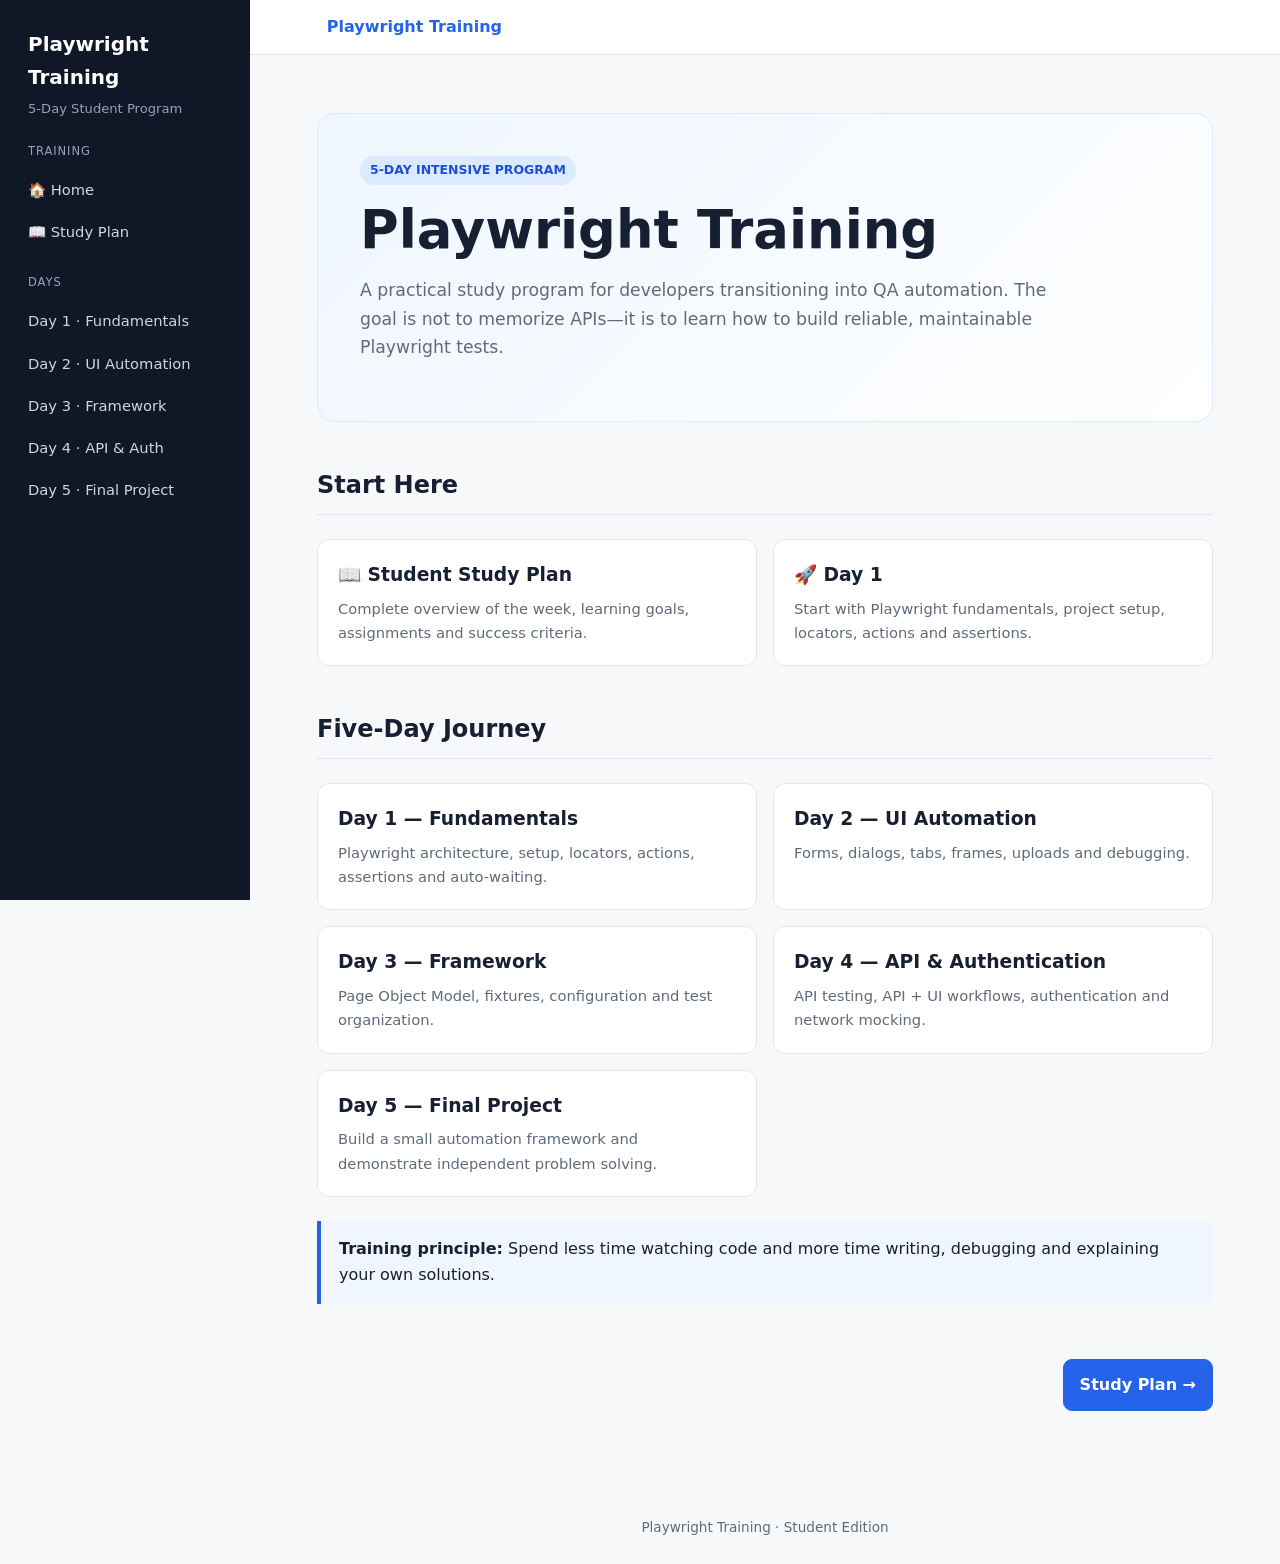
<file: docs/index.html>
<!DOCTYPE html>
<html lang="en"><head><meta charset="UTF-8"><meta name="viewport" content="width=device-width, initial-scale=1.0">
<title>Home · Playwright Training</title><link rel="stylesheet" href="style.css"></head>
<body><div class="layout">
<aside class="sidebar">
  <div class="brand">Playwright Training</div>
  <div class="brand-sub">5-Day Student Program</div>
  <nav class="nav">
    <div class="nav-title">Training</div>
    <a href="index.html">🏠 Home</a>
    <a href="student-study-plan.html">📖 Study Plan</a>
    <div class="nav-title">Days</div>
    <a href="day-1.html">Day 1 · Fundamentals</a>
    <a href="day-2.html">Day 2 · UI Automation</a>
    <a href="day-3.html">Day 3 · Framework</a>
    <a href="day-4.html">Day 4 · API & Auth</a>
    <a href="day-5.html">Day 5 · Final Project</a>
  </nav>
</aside>
<main class="main"><div class="topbar"><a href="index.html">Playwright Training</a></div>
<div class="container">
<section class="hero">
<span class="badge">5-DAY INTENSIVE PROGRAM</span>
<h1>Playwright Training</h1>
<p>A practical study program for developers transitioning into QA automation. The goal is not to memorize APIs—it is to learn how to build reliable, maintainable Playwright tests.</p>
</section>
<h2>Start Here</h2>
<div class="card-grid">
<a class="card" href="student-study-plan.html"><h3>📖 Student Study Plan</h3><p>Complete overview of the week, learning goals, assignments and success criteria.</p></a>
<a class="card" href="day-1.html"><h3>🚀 Day 1</h3><p>Start with Playwright fundamentals, project setup, locators, actions and assertions.</p></a>
</div>
<h2>Five-Day Journey</h2>
<div class="card-grid">
<a class="card" href="day-1.html"><h3>Day 1 — Fundamentals</h3><p>Playwright architecture, setup, locators, actions, assertions and auto-waiting.</p></a>
<a class="card" href="day-2.html"><h3>Day 2 — UI Automation</h3><p>Forms, dialogs, tabs, frames, uploads and debugging.</p></a>
<a class="card" href="day-3.html"><h3>Day 3 — Framework</h3><p>Page Object Model, fixtures, configuration and test organization.</p></a>
<a class="card" href="day-4.html"><h3>Day 4 — API & Authentication</h3><p>API testing, API + UI workflows, authentication and network mocking.</p></a>
<a class="card" href="day-5.html"><h3>Day 5 — Final Project</h3><p>Build a small automation framework and demonstrate independent problem solving.</p></a>
</div>
<div class="callout"><strong>Training principle:</strong> Spend less time watching code and more time writing, debugging and explaining your own solutions.</div>
<div class="nav-buttons"><span></span><a class="nav-button primary" href="student-study-plan.html">Study Plan →</a></div></div><div class="footer">Playwright Training · Student Edition</div></main></div></body></html>
</file>
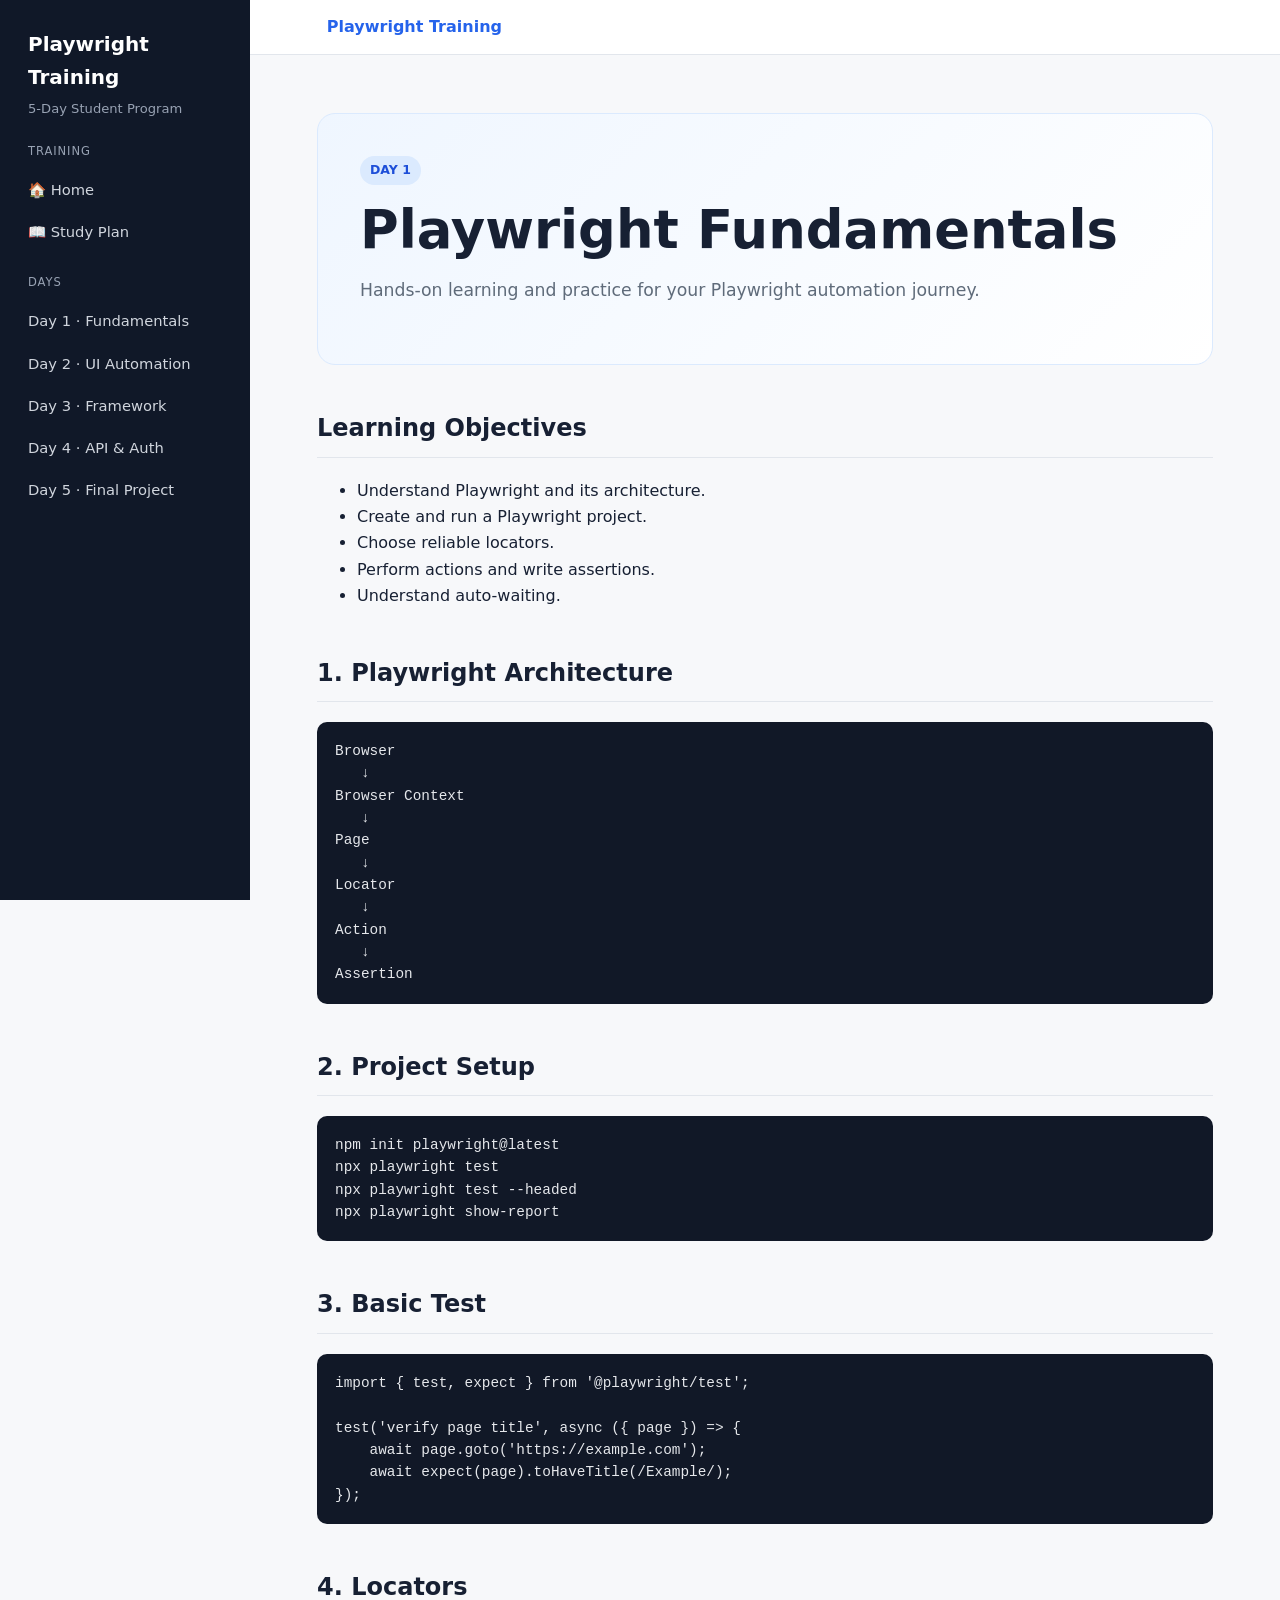
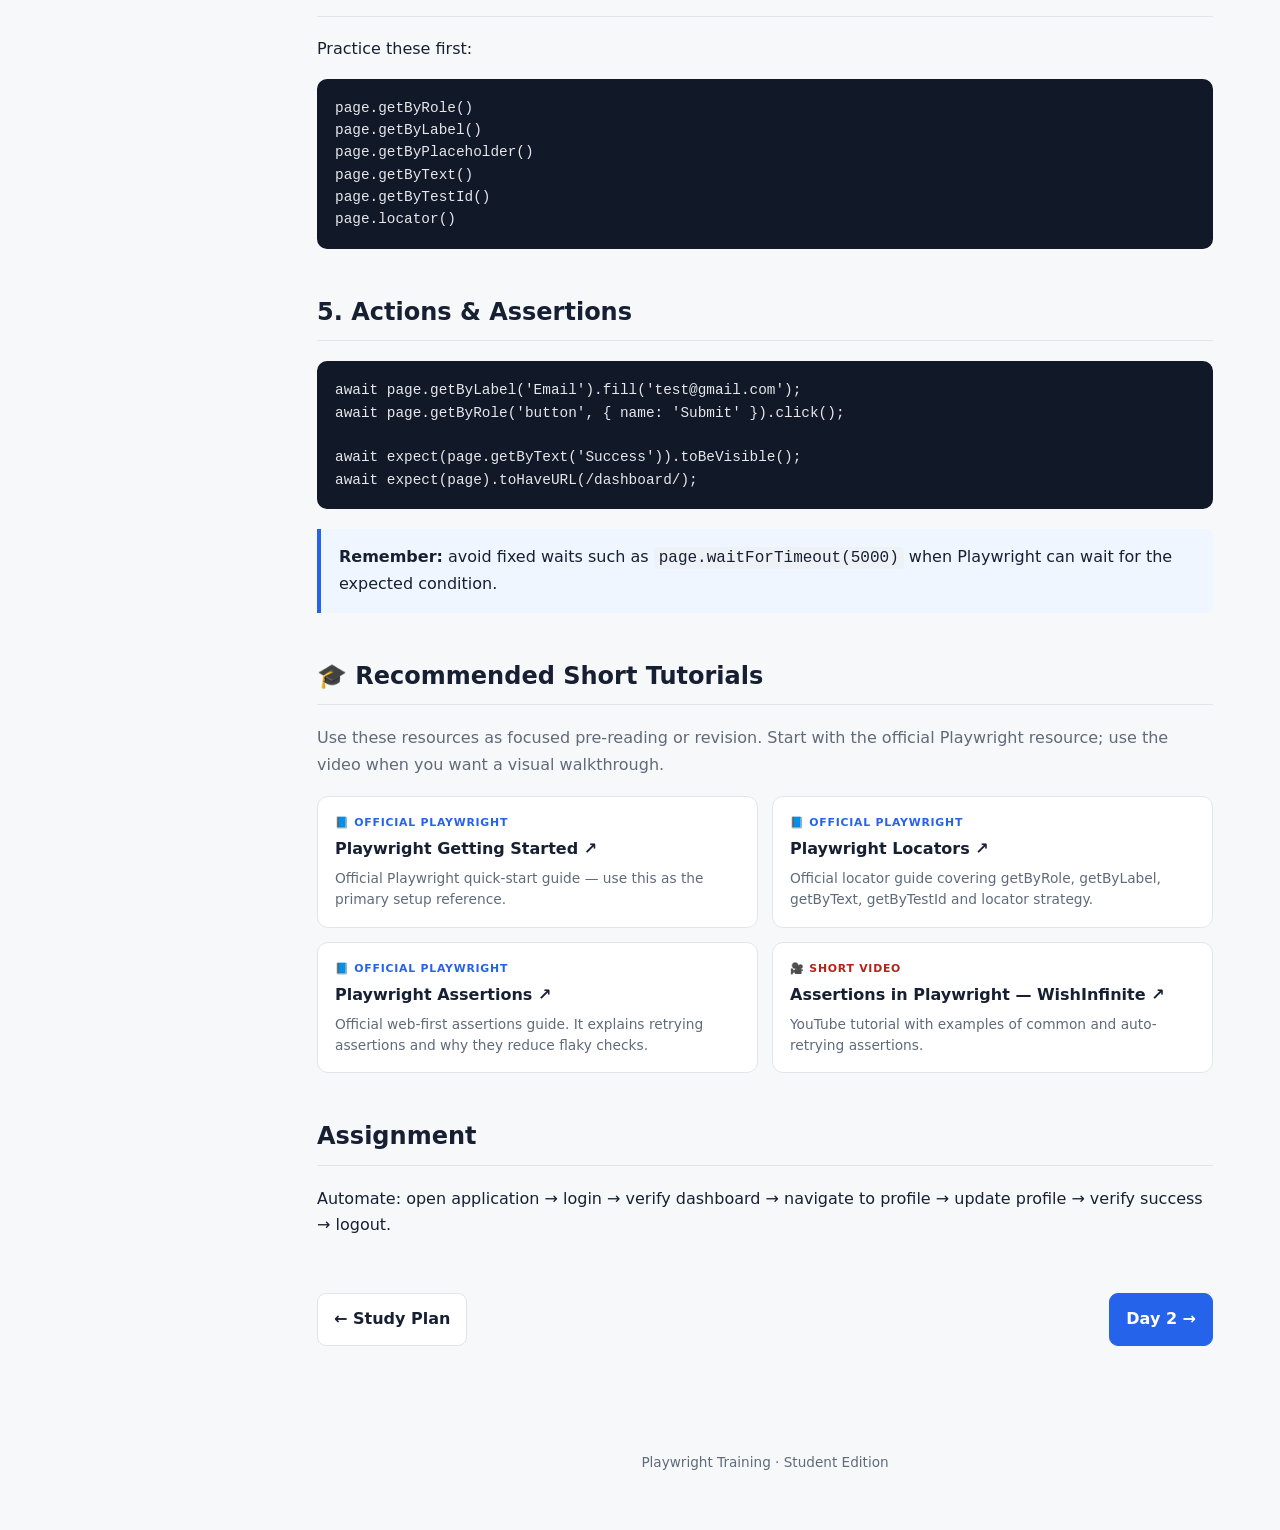
<file: docs/day-1.html>
<!DOCTYPE html>
<html lang="en"><head><meta charset="UTF-8"><meta name="viewport" content="width=device-width, initial-scale=1.0">
<title>Day 1 — Playwright Fundamentals · Playwright Training</title><link rel="stylesheet" href="style.css"></head>
<body><div class="layout">
<aside class="sidebar">
  <div class="brand">Playwright Training</div>
  <div class="brand-sub">5-Day Student Program</div>
  <nav class="nav">
    <div class="nav-title">Training</div>
    <a href="index.html">🏠 Home</a>
    <a href="student-study-plan.html">📖 Study Plan</a>
    <div class="nav-title">Days</div>
    <a href="day-1.html">Day 1 · Fundamentals</a>
    <a href="day-2.html">Day 2 · UI Automation</a>
    <a href="day-3.html">Day 3 · Framework</a>
    <a href="day-4.html">Day 4 · API & Auth</a>
    <a href="day-5.html">Day 5 · Final Project</a>
  </nav>
</aside>
<main class="main"><div class="topbar"><a href="index.html">Playwright Training</a></div>
<div class="container"><section class="hero"><span class="badge">DAY 1</span><h1>Playwright Fundamentals</h1><p>Hands-on learning and practice for your Playwright automation journey.</p></section>
<h2>Learning Objectives</h2><ul><li>Understand Playwright and its architecture.</li><li>Create and run a Playwright project.</li><li>Choose reliable locators.</li><li>Perform actions and write assertions.</li><li>Understand auto-waiting.</li></ul>
<h2>1. Playwright Architecture</h2><pre><code>Browser
   ↓
Browser Context
   ↓
Page
   ↓
Locator
   ↓
Action
   ↓
Assertion</code></pre>
<h2>2. Project Setup</h2><pre><code>npm init playwright@latest
npx playwright test
npx playwright test --headed
npx playwright show-report</code></pre>
<h2>3. Basic Test</h2><pre><code>import { test, expect } from '@playwright/test';

test('verify page title', async ({ page }) => {
    await page.goto('https://example.com');
    await expect(page).toHaveTitle(/Example/);
});</code></pre>
<h2>4. Locators</h2><p>Practice these first:</p><pre><code>page.getByRole()
page.getByLabel()
page.getByPlaceholder()
page.getByText()
page.getByTestId()
page.locator()</code></pre>
<h2>5. Actions & Assertions</h2><pre><code>await page.getByLabel('Email').fill('test@gmail.com');
await page.getByRole('button', { name: 'Submit' }).click();

await expect(page.getByText('Success')).toBeVisible();
await expect(page).toHaveURL(/dashboard/);</code></pre>
<div class="callout"><strong>Remember:</strong> avoid fixed waits such as <code>page.waitForTimeout(5000)</code> when Playwright can wait for the expected condition.</div>
<h2>🎓 Recommended Short Tutorials</h2><p class="tutorial-intro">Use these resources as focused pre-reading or revision. Start with the official Playwright resource; use the video when you want a visual walkthrough.</p><div class="tutorial-grid"><a class="tutorial-card" href="https://playwright.dev/docs/intro" target="_blank" rel="noopener noreferrer">
          <div class="tutorial-type">📘 OFFICIAL PLAYWRIGHT</div>
          <h3>Playwright Getting Started ↗</h3>
          <p>Official Playwright quick-start guide — use this as the primary setup reference.</p>
        </a><a class="tutorial-card" href="https://playwright.dev/docs/locators" target="_blank" rel="noopener noreferrer">
          <div class="tutorial-type">📘 OFFICIAL PLAYWRIGHT</div>
          <h3>Playwright Locators ↗</h3>
          <p>Official locator guide covering getByRole, getByLabel, getByText, getByTestId and locator strategy.</p>
        </a><a class="tutorial-card" href="https://playwright.dev/docs/test-assertions" target="_blank" rel="noopener noreferrer">
          <div class="tutorial-type">📘 OFFICIAL PLAYWRIGHT</div>
          <h3>Playwright Assertions ↗</h3>
          <p>Official web-first assertions guide. It explains retrying assertions and why they reduce flaky checks.</p>
        </a><a class="tutorial-card video" href="https://www.youtube.com/watch?v=kqjyWGmckTo" target="_blank" rel="noopener noreferrer">
          <div class="tutorial-type">🎥 SHORT VIDEO</div>
          <h3>Assertions in Playwright — WishInfinite ↗</h3>
          <p>YouTube tutorial with examples of common and auto-retrying assertions.</p>
        </a></div>
<h2>Assignment</h2><p>Automate: open application → login → verify dashboard → navigate to profile → update profile → verify success → logout.</p>
<div class="nav-buttons"><a class="nav-button" href="student-study-plan.html">← Study Plan</a><a class="nav-button primary" href="day-2.html">Day 2 →</a></div></div><div class="footer">Playwright Training · Student Edition</div></main></div></body></html>
</file>
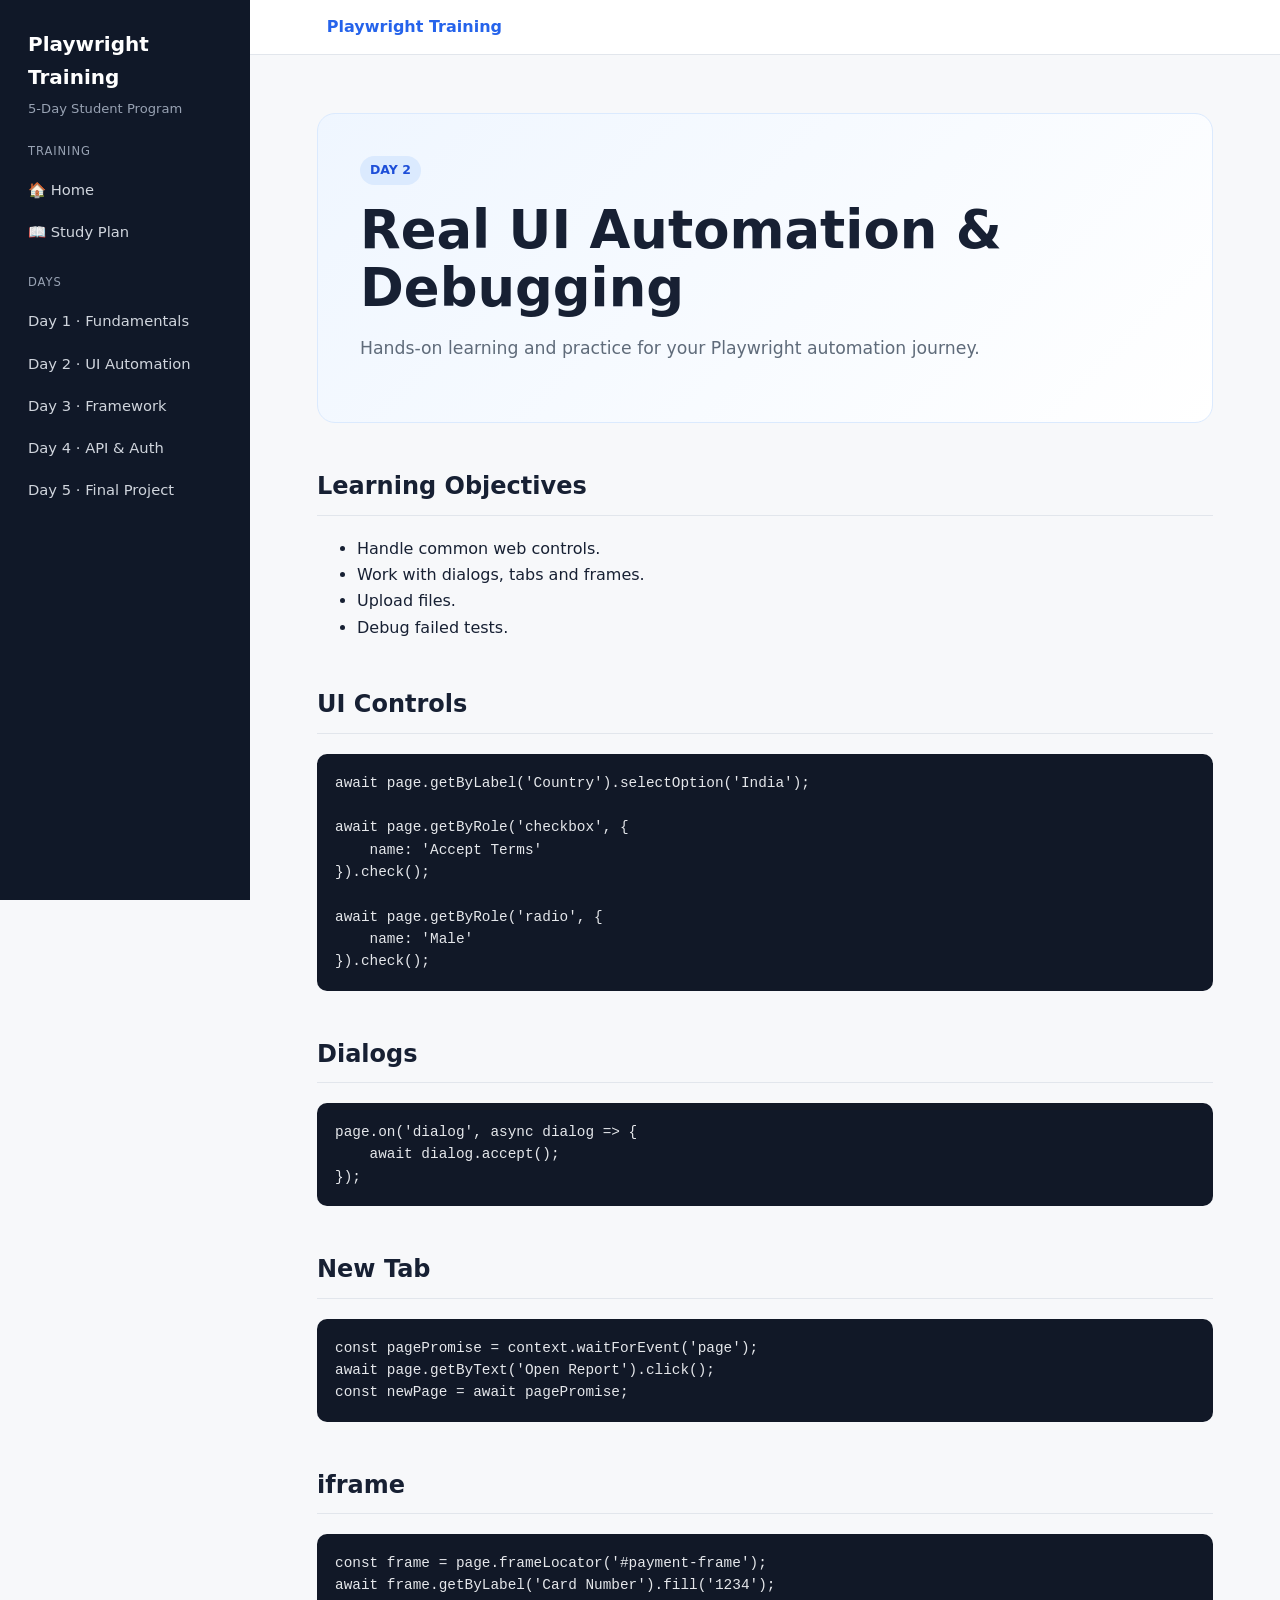
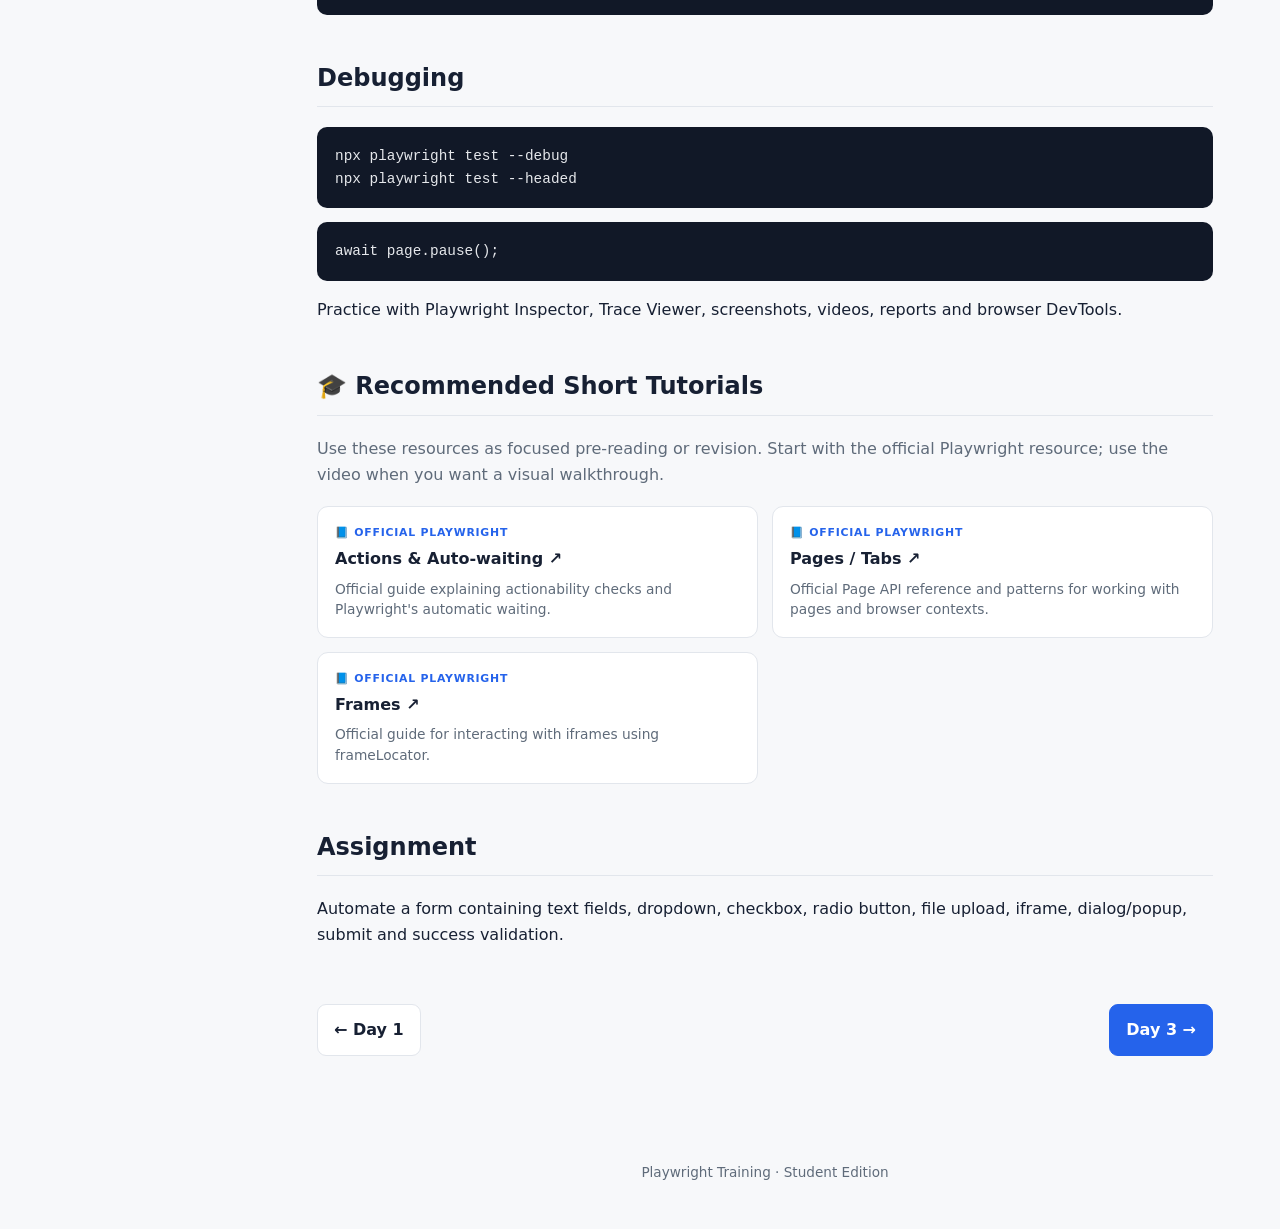
<file: docs/day-2.html>
<!DOCTYPE html>
<html lang="en"><head><meta charset="UTF-8"><meta name="viewport" content="width=device-width, initial-scale=1.0">
<title>Day 2 — Real UI Automation & Debugging · Playwright Training</title><link rel="stylesheet" href="style.css"></head>
<body><div class="layout">
<aside class="sidebar">
  <div class="brand">Playwright Training</div>
  <div class="brand-sub">5-Day Student Program</div>
  <nav class="nav">
    <div class="nav-title">Training</div>
    <a href="index.html">🏠 Home</a>
    <a href="student-study-plan.html">📖 Study Plan</a>
    <div class="nav-title">Days</div>
    <a href="day-1.html">Day 1 · Fundamentals</a>
    <a href="day-2.html">Day 2 · UI Automation</a>
    <a href="day-3.html">Day 3 · Framework</a>
    <a href="day-4.html">Day 4 · API & Auth</a>
    <a href="day-5.html">Day 5 · Final Project</a>
  </nav>
</aside>
<main class="main"><div class="topbar"><a href="index.html">Playwright Training</a></div>
<div class="container"><section class="hero"><span class="badge">DAY 2</span><h1>Real UI Automation & Debugging</h1><p>Hands-on learning and practice for your Playwright automation journey.</p></section>
<h2>Learning Objectives</h2><ul><li>Handle common web controls.</li><li>Work with dialogs, tabs and frames.</li><li>Upload files.</li><li>Debug failed tests.</li></ul>
<h2>UI Controls</h2><pre><code>await page.getByLabel('Country').selectOption('India');

await page.getByRole('checkbox', {
    name: 'Accept Terms'
}).check();

await page.getByRole('radio', {
    name: 'Male'
}).check();</code></pre>
<h2>Dialogs</h2><pre><code>page.on('dialog', async dialog => {
    await dialog.accept();
});</code></pre>
<h2>New Tab</h2><pre><code>const pagePromise = context.waitForEvent('page');
await page.getByText('Open Report').click();
const newPage = await pagePromise;</code></pre>
<h2>iframe</h2><pre><code>const frame = page.frameLocator('#payment-frame');
await frame.getByLabel('Card Number').fill('1234');</code></pre>
<h2>Debugging</h2><pre><code>npx playwright test --debug
npx playwright test --headed</code></pre>
<pre><code>await page.pause();</code></pre>
<p>Practice with Playwright Inspector, Trace Viewer, screenshots, videos, reports and browser DevTools.</p>
<h2>🎓 Recommended Short Tutorials</h2><p class="tutorial-intro">Use these resources as focused pre-reading or revision. Start with the official Playwright resource; use the video when you want a visual walkthrough.</p><div class="tutorial-grid"><a class="tutorial-card" href="https://playwright.dev/docs/actionability" target="_blank" rel="noopener noreferrer">
          <div class="tutorial-type">📘 OFFICIAL PLAYWRIGHT</div>
          <h3>Actions & Auto-waiting ↗</h3>
          <p>Official guide explaining actionability checks and Playwright's automatic waiting.</p>
        </a><a class="tutorial-card" href="https://playwright.dev/docs/pages" target="_blank" rel="noopener noreferrer">
          <div class="tutorial-type">📘 OFFICIAL PLAYWRIGHT</div>
          <h3>Pages / Tabs ↗</h3>
          <p>Official Page API reference and patterns for working with pages and browser contexts.</p>
        </a><a class="tutorial-card" href="https://playwright.dev/docs/frames" target="_blank" rel="noopener noreferrer">
          <div class="tutorial-type">📘 OFFICIAL PLAYWRIGHT</div>
          <h3>Frames ↗</h3>
          <p>Official guide for interacting with iframes using frameLocator.</p>
        </a></div>
<h2>Assignment</h2><p>Automate a form containing text fields, dropdown, checkbox, radio button, file upload, iframe, dialog/popup, submit and success validation.</p>
<div class="nav-buttons"><a class="nav-button" href="day-1.html">← Day 1</a><a class="nav-button primary" href="day-3.html">Day 3 →</a></div></div><div class="footer">Playwright Training · Student Edition</div></main></div></body></html>
</file>
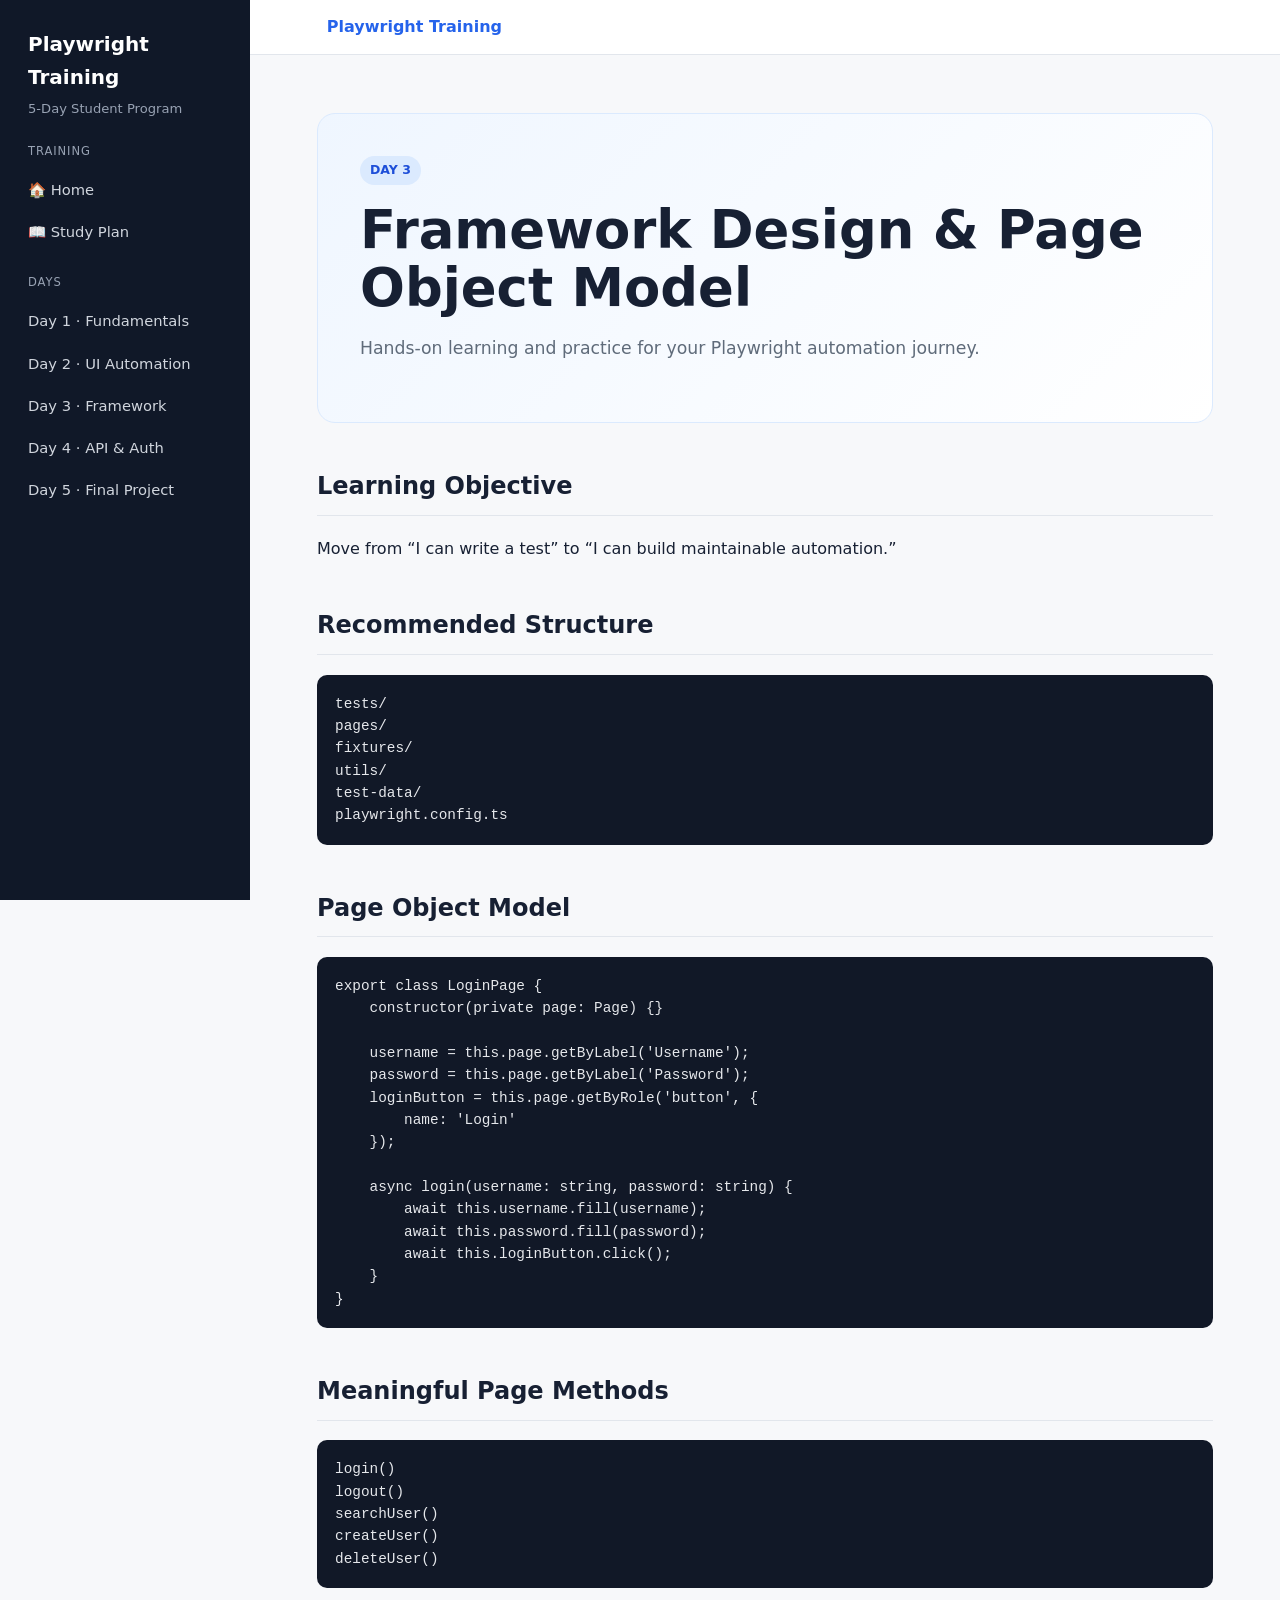
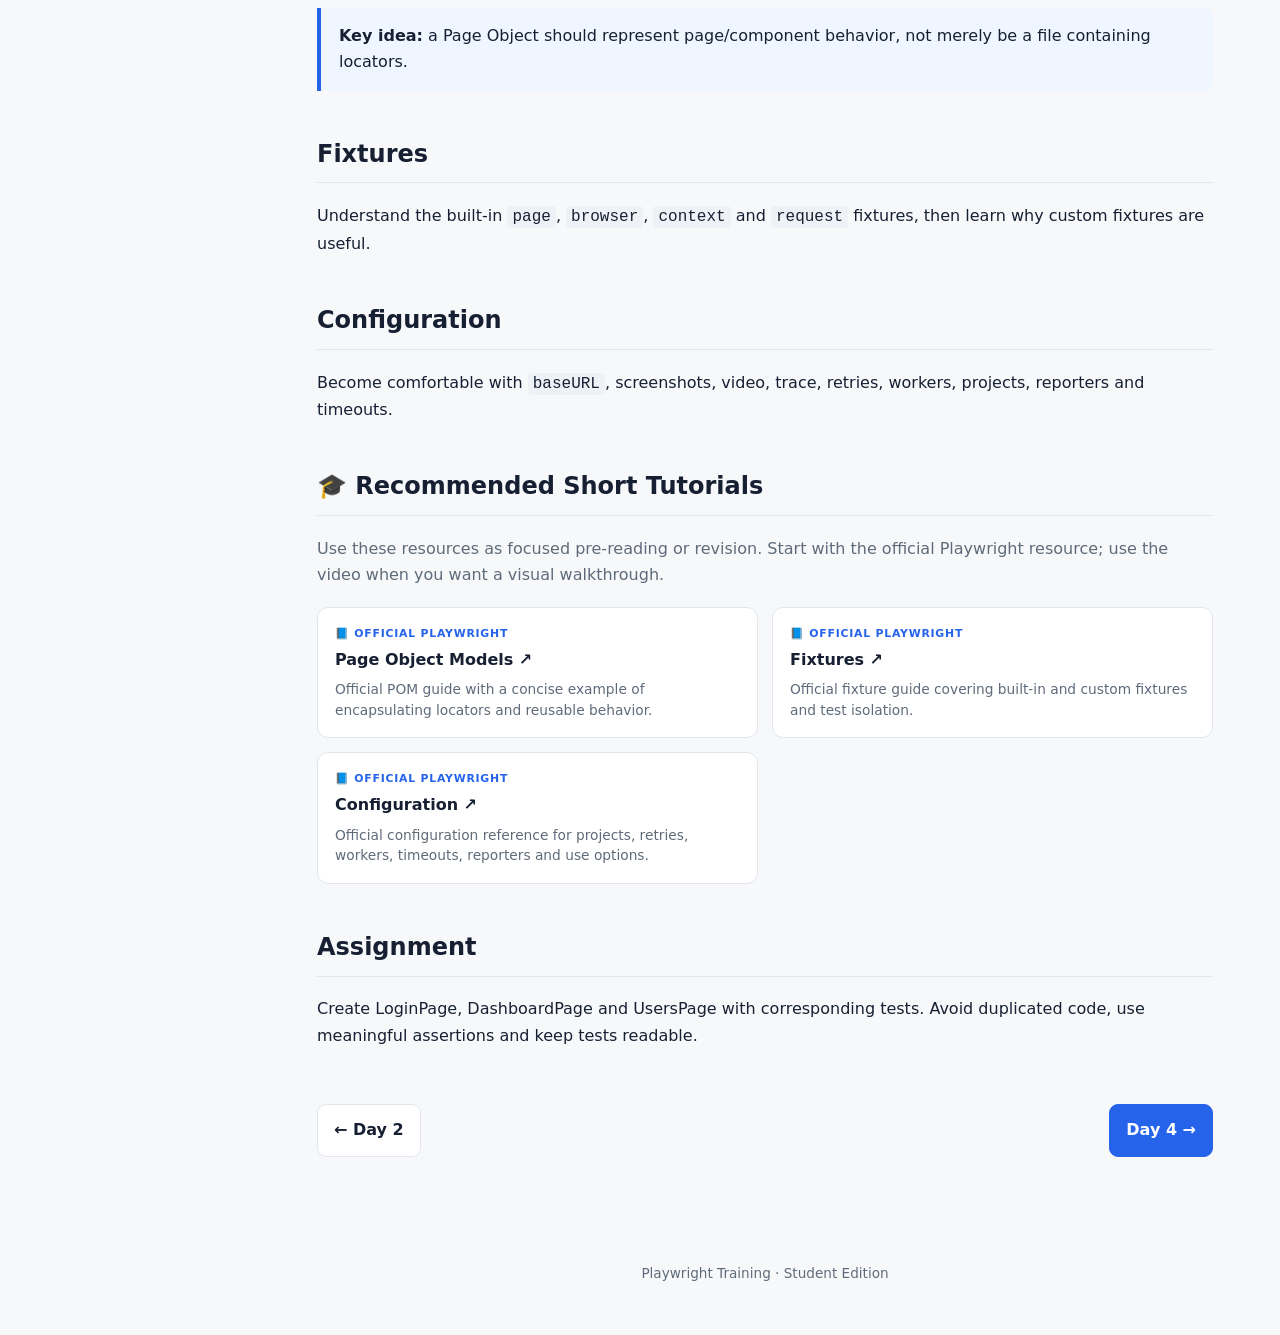
<file: docs/day-3.html>
<!DOCTYPE html>
<html lang="en"><head><meta charset="UTF-8"><meta name="viewport" content="width=device-width, initial-scale=1.0">
<title>Day 3 — Framework Design & Page Object Model · Playwright Training</title><link rel="stylesheet" href="style.css"></head>
<body><div class="layout">
<aside class="sidebar">
  <div class="brand">Playwright Training</div>
  <div class="brand-sub">5-Day Student Program</div>
  <nav class="nav">
    <div class="nav-title">Training</div>
    <a href="index.html">🏠 Home</a>
    <a href="student-study-plan.html">📖 Study Plan</a>
    <div class="nav-title">Days</div>
    <a href="day-1.html">Day 1 · Fundamentals</a>
    <a href="day-2.html">Day 2 · UI Automation</a>
    <a href="day-3.html">Day 3 · Framework</a>
    <a href="day-4.html">Day 4 · API & Auth</a>
    <a href="day-5.html">Day 5 · Final Project</a>
  </nav>
</aside>
<main class="main"><div class="topbar"><a href="index.html">Playwright Training</a></div>
<div class="container"><section class="hero"><span class="badge">DAY 3</span><h1>Framework Design & Page Object Model</h1><p>Hands-on learning and practice for your Playwright automation journey.</p></section>
<h2>Learning Objective</h2><p>Move from “I can write a test” to “I can build maintainable automation.”</p>
<h2>Recommended Structure</h2><pre><code>tests/
pages/
fixtures/
utils/
test-data/
playwright.config.ts</code></pre>
<h2>Page Object Model</h2><pre><code>export class LoginPage {
    constructor(private page: Page) {}

    username = this.page.getByLabel('Username');
    password = this.page.getByLabel('Password');
    loginButton = this.page.getByRole('button', {
        name: 'Login'
    });

    async login(username: string, password: string) {
        await this.username.fill(username);
        await this.password.fill(password);
        await this.loginButton.click();
    }
}</code></pre>
<h2>Meaningful Page Methods</h2><pre><code>login()
logout()
searchUser()
createUser()
deleteUser()</code></pre>
<div class="callout"><strong>Key idea:</strong> a Page Object should represent page/component behavior, not merely be a file containing locators.</div>
<h2>Fixtures</h2><p>Understand the built-in <code>page</code>, <code>browser</code>, <code>context</code> and <code>request</code> fixtures, then learn why custom fixtures are useful.</p>
<h2>Configuration</h2><p>Become comfortable with <code>baseURL</code>, screenshots, video, trace, retries, workers, projects, reporters and timeouts.</p>
<h2>🎓 Recommended Short Tutorials</h2><p class="tutorial-intro">Use these resources as focused pre-reading or revision. Start with the official Playwright resource; use the video when you want a visual walkthrough.</p><div class="tutorial-grid"><a class="tutorial-card" href="https://playwright.dev/docs/pom" target="_blank" rel="noopener noreferrer">
          <div class="tutorial-type">📘 OFFICIAL PLAYWRIGHT</div>
          <h3>Page Object Models ↗</h3>
          <p>Official POM guide with a concise example of encapsulating locators and reusable behavior.</p>
        </a><a class="tutorial-card" href="https://playwright.dev/docs/test-fixtures" target="_blank" rel="noopener noreferrer">
          <div class="tutorial-type">📘 OFFICIAL PLAYWRIGHT</div>
          <h3>Fixtures ↗</h3>
          <p>Official fixture guide covering built-in and custom fixtures and test isolation.</p>
        </a><a class="tutorial-card" href="https://playwright.dev/docs/test-configuration" target="_blank" rel="noopener noreferrer">
          <div class="tutorial-type">📘 OFFICIAL PLAYWRIGHT</div>
          <h3>Configuration ↗</h3>
          <p>Official configuration reference for projects, retries, workers, timeouts, reporters and use options.</p>
        </a></div>
<h2>Assignment</h2><p>Create LoginPage, DashboardPage and UsersPage with corresponding tests. Avoid duplicated code, use meaningful assertions and keep tests readable.</p>
<div class="nav-buttons"><a class="nav-button" href="day-2.html">← Day 2</a><a class="nav-button primary" href="day-4.html">Day 4 →</a></div></div><div class="footer">Playwright Training · Student Edition</div></main></div></body></html>
</file>
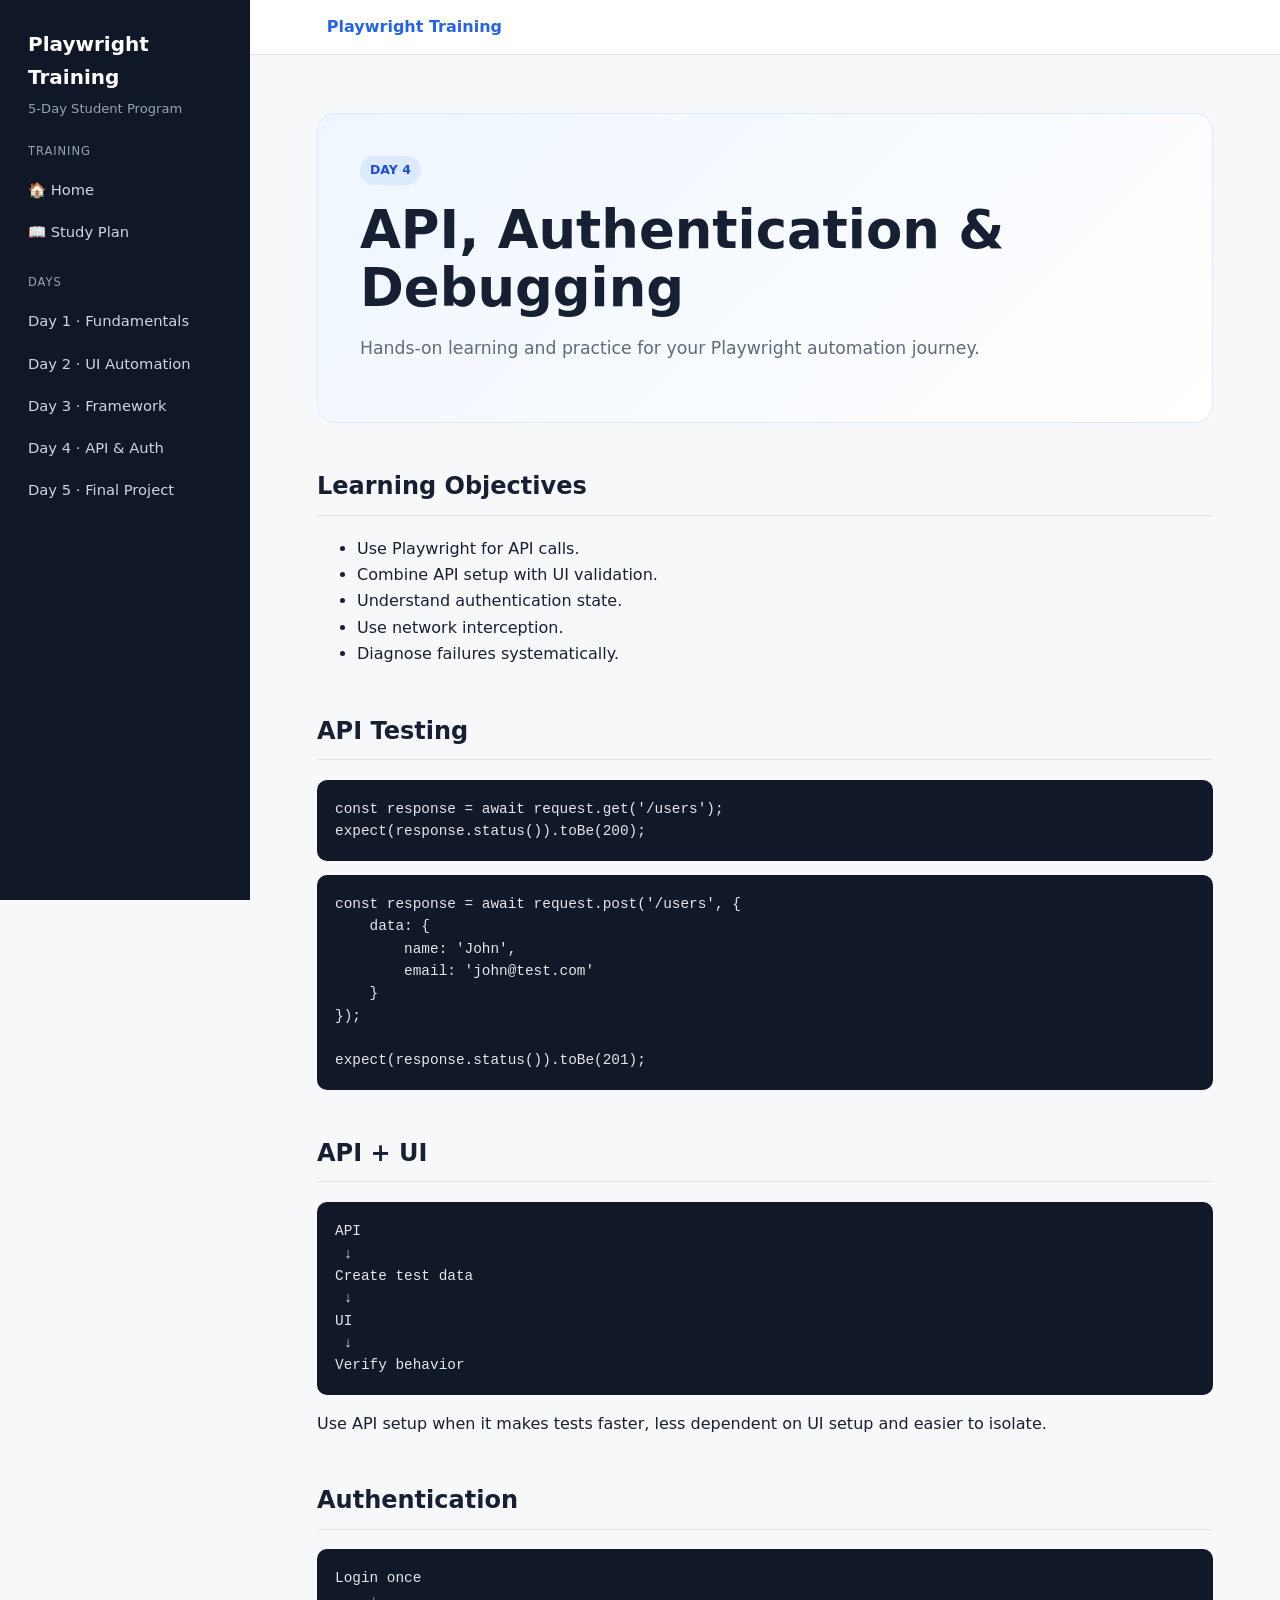
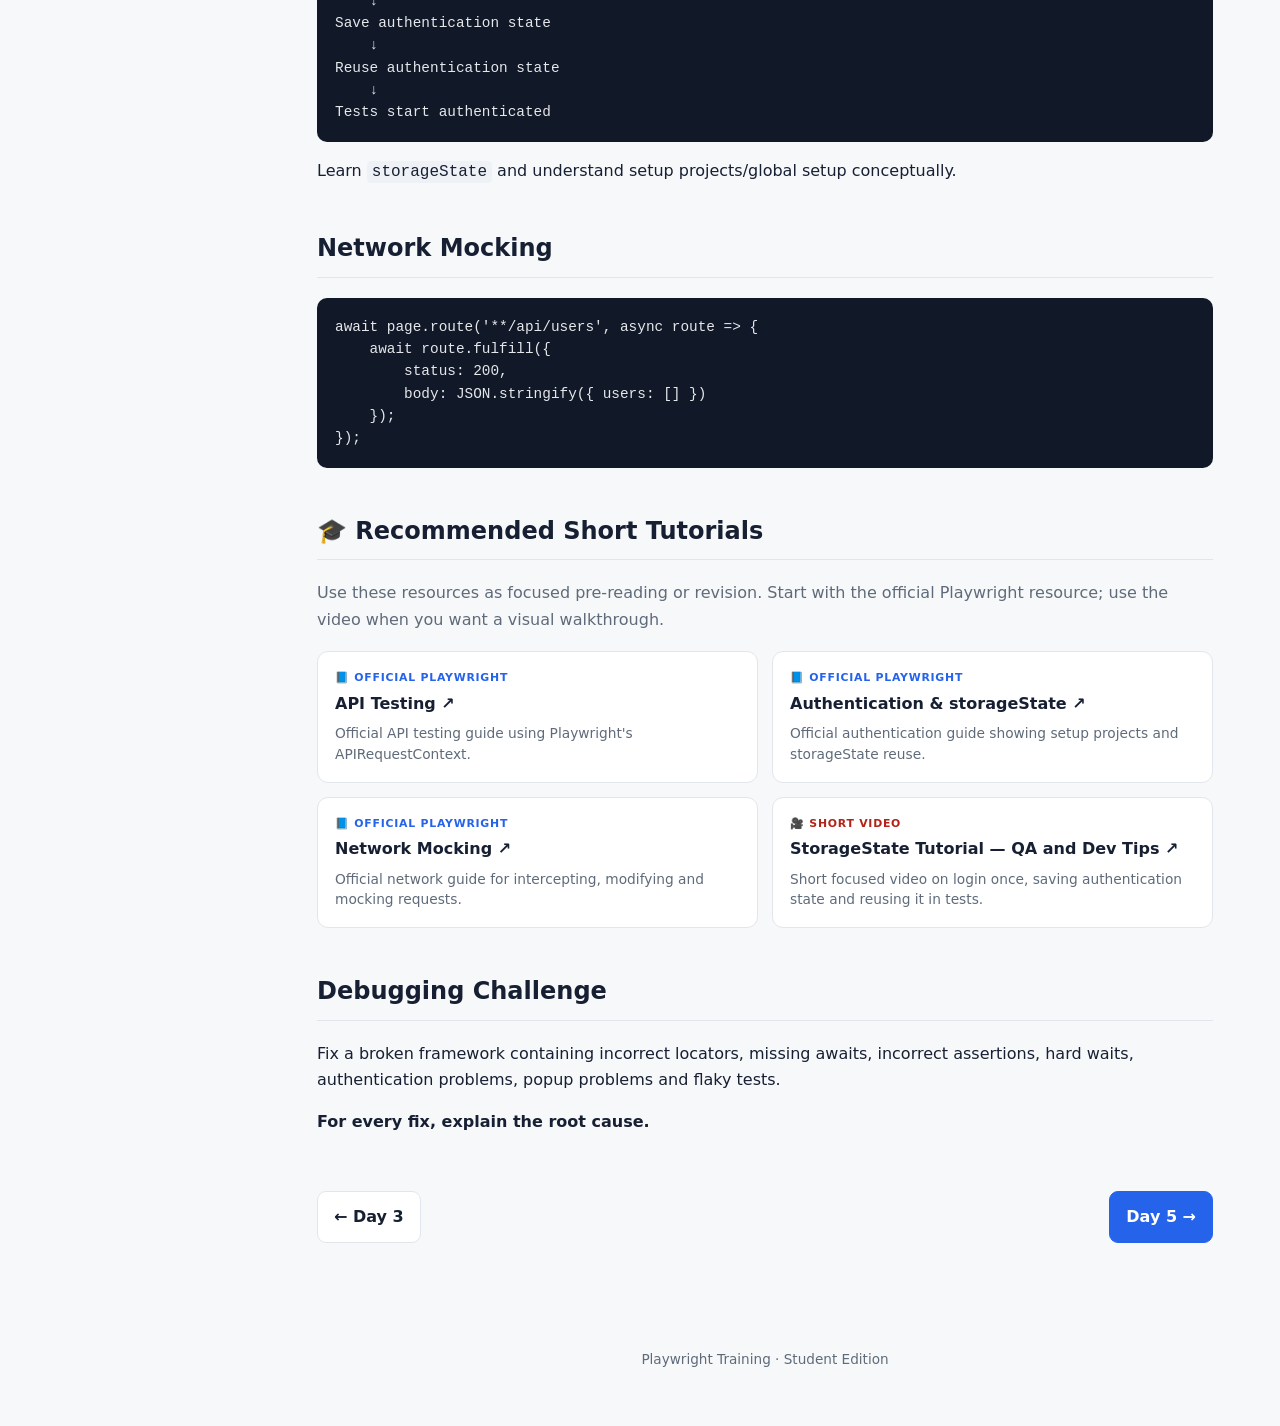
<file: docs/day-4.html>
<!DOCTYPE html>
<html lang="en"><head><meta charset="UTF-8"><meta name="viewport" content="width=device-width, initial-scale=1.0">
<title>Day 4 — API, Authentication & Debugging · Playwright Training</title><link rel="stylesheet" href="style.css"></head>
<body><div class="layout">
<aside class="sidebar">
  <div class="brand">Playwright Training</div>
  <div class="brand-sub">5-Day Student Program</div>
  <nav class="nav">
    <div class="nav-title">Training</div>
    <a href="index.html">🏠 Home</a>
    <a href="student-study-plan.html">📖 Study Plan</a>
    <div class="nav-title">Days</div>
    <a href="day-1.html">Day 1 · Fundamentals</a>
    <a href="day-2.html">Day 2 · UI Automation</a>
    <a href="day-3.html">Day 3 · Framework</a>
    <a href="day-4.html">Day 4 · API & Auth</a>
    <a href="day-5.html">Day 5 · Final Project</a>
  </nav>
</aside>
<main class="main"><div class="topbar"><a href="index.html">Playwright Training</a></div>
<div class="container"><section class="hero"><span class="badge">DAY 4</span><h1>API, Authentication & Debugging</h1><p>Hands-on learning and practice for your Playwright automation journey.</p></section>
<h2>Learning Objectives</h2><ul><li>Use Playwright for API calls.</li><li>Combine API setup with UI validation.</li><li>Understand authentication state.</li><li>Use network interception.</li><li>Diagnose failures systematically.</li></ul>
<h2>API Testing</h2><pre><code>const response = await request.get('/users');
expect(response.status()).toBe(200);</code></pre>
<pre><code>const response = await request.post('/users', {
    data: {
        name: 'John',
        email: 'john@test.com'
    }
});

expect(response.status()).toBe(201);</code></pre>
<h2>API + UI</h2><pre><code>API
 ↓
Create test data
 ↓
UI
 ↓
Verify behavior</code></pre>
<p>Use API setup when it makes tests faster, less dependent on UI setup and easier to isolate.</p>
<h2>Authentication</h2><pre><code>Login once
    ↓
Save authentication state
    ↓
Reuse authentication state
    ↓
Tests start authenticated</code></pre>
<p>Learn <code>storageState</code> and understand setup projects/global setup conceptually.</p>
<h2>Network Mocking</h2><pre><code>await page.route('**/api/users', async route => {
    await route.fulfill({
        status: 200,
        body: JSON.stringify({ users: [] })
    });
});</code></pre>
<h2>🎓 Recommended Short Tutorials</h2><p class="tutorial-intro">Use these resources as focused pre-reading or revision. Start with the official Playwright resource; use the video when you want a visual walkthrough.</p><div class="tutorial-grid"><a class="tutorial-card" href="https://playwright.dev/docs/api-testing" target="_blank" rel="noopener noreferrer">
          <div class="tutorial-type">📘 OFFICIAL PLAYWRIGHT</div>
          <h3>API Testing ↗</h3>
          <p>Official API testing guide using Playwright's APIRequestContext.</p>
        </a><a class="tutorial-card" href="https://playwright.dev/docs/auth" target="_blank" rel="noopener noreferrer">
          <div class="tutorial-type">📘 OFFICIAL PLAYWRIGHT</div>
          <h3>Authentication & storageState ↗</h3>
          <p>Official authentication guide showing setup projects and storageState reuse.</p>
        </a><a class="tutorial-card" href="https://playwright.dev/docs/mock" target="_blank" rel="noopener noreferrer">
          <div class="tutorial-type">📘 OFFICIAL PLAYWRIGHT</div>
          <h3>Network Mocking ↗</h3>
          <p>Official network guide for intercepting, modifying and mocking requests.</p>
        </a><a class="tutorial-card video" href="https://www.youtube.com/watch?v=p4NaR3KIeX8" target="_blank" rel="noopener noreferrer">
          <div class="tutorial-type">🎥 SHORT VIDEO</div>
          <h3>StorageState Tutorial — QA and Dev Tips ↗</h3>
          <p>Short focused video on login once, saving authentication state and reusing it in tests.</p>
        </a></div>
<h2>Debugging Challenge</h2><p>Fix a broken framework containing incorrect locators, missing awaits, incorrect assertions, hard waits, authentication problems, popup problems and flaky tests.</p><p><strong>For every fix, explain the root cause.</strong></p>
<div class="nav-buttons"><a class="nav-button" href="day-3.html">← Day 3</a><a class="nav-button primary" href="day-5.html">Day 5 →</a></div></div><div class="footer">Playwright Training · Student Edition</div></main></div></body></html>
</file>
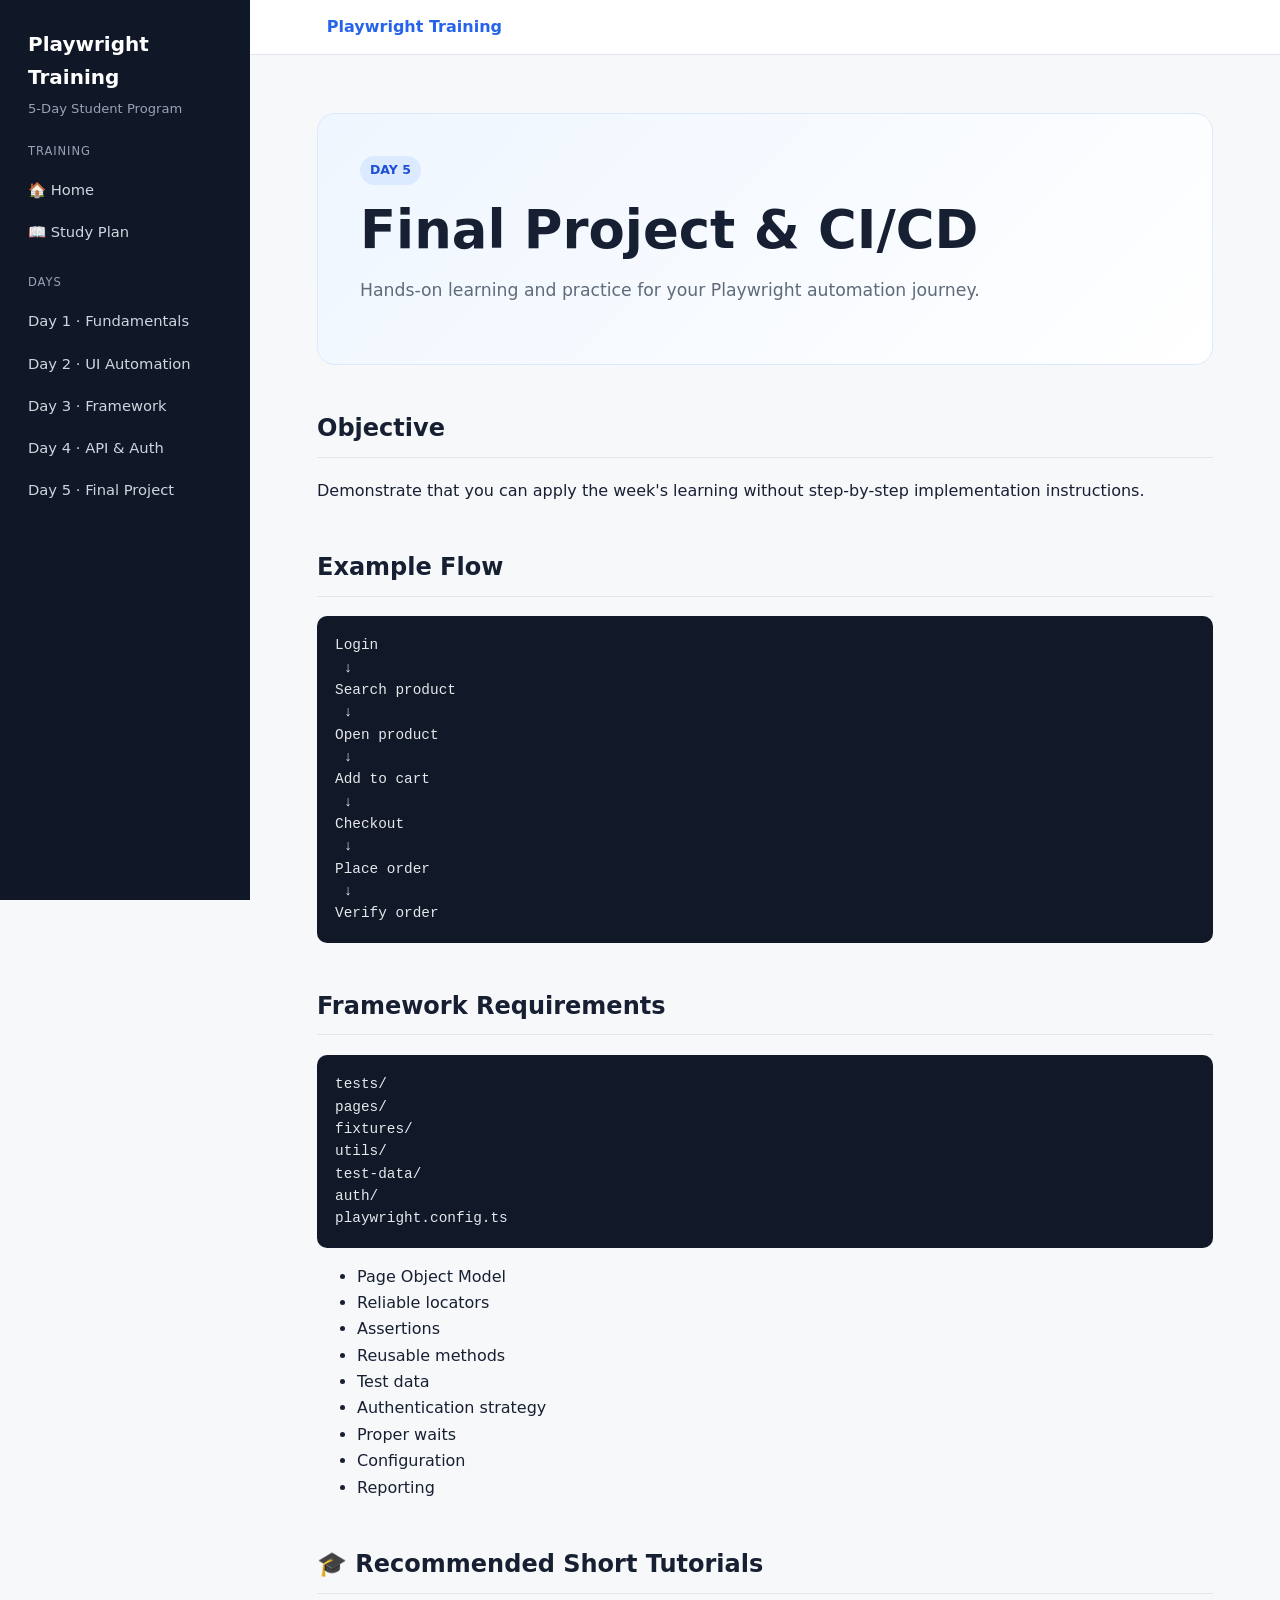
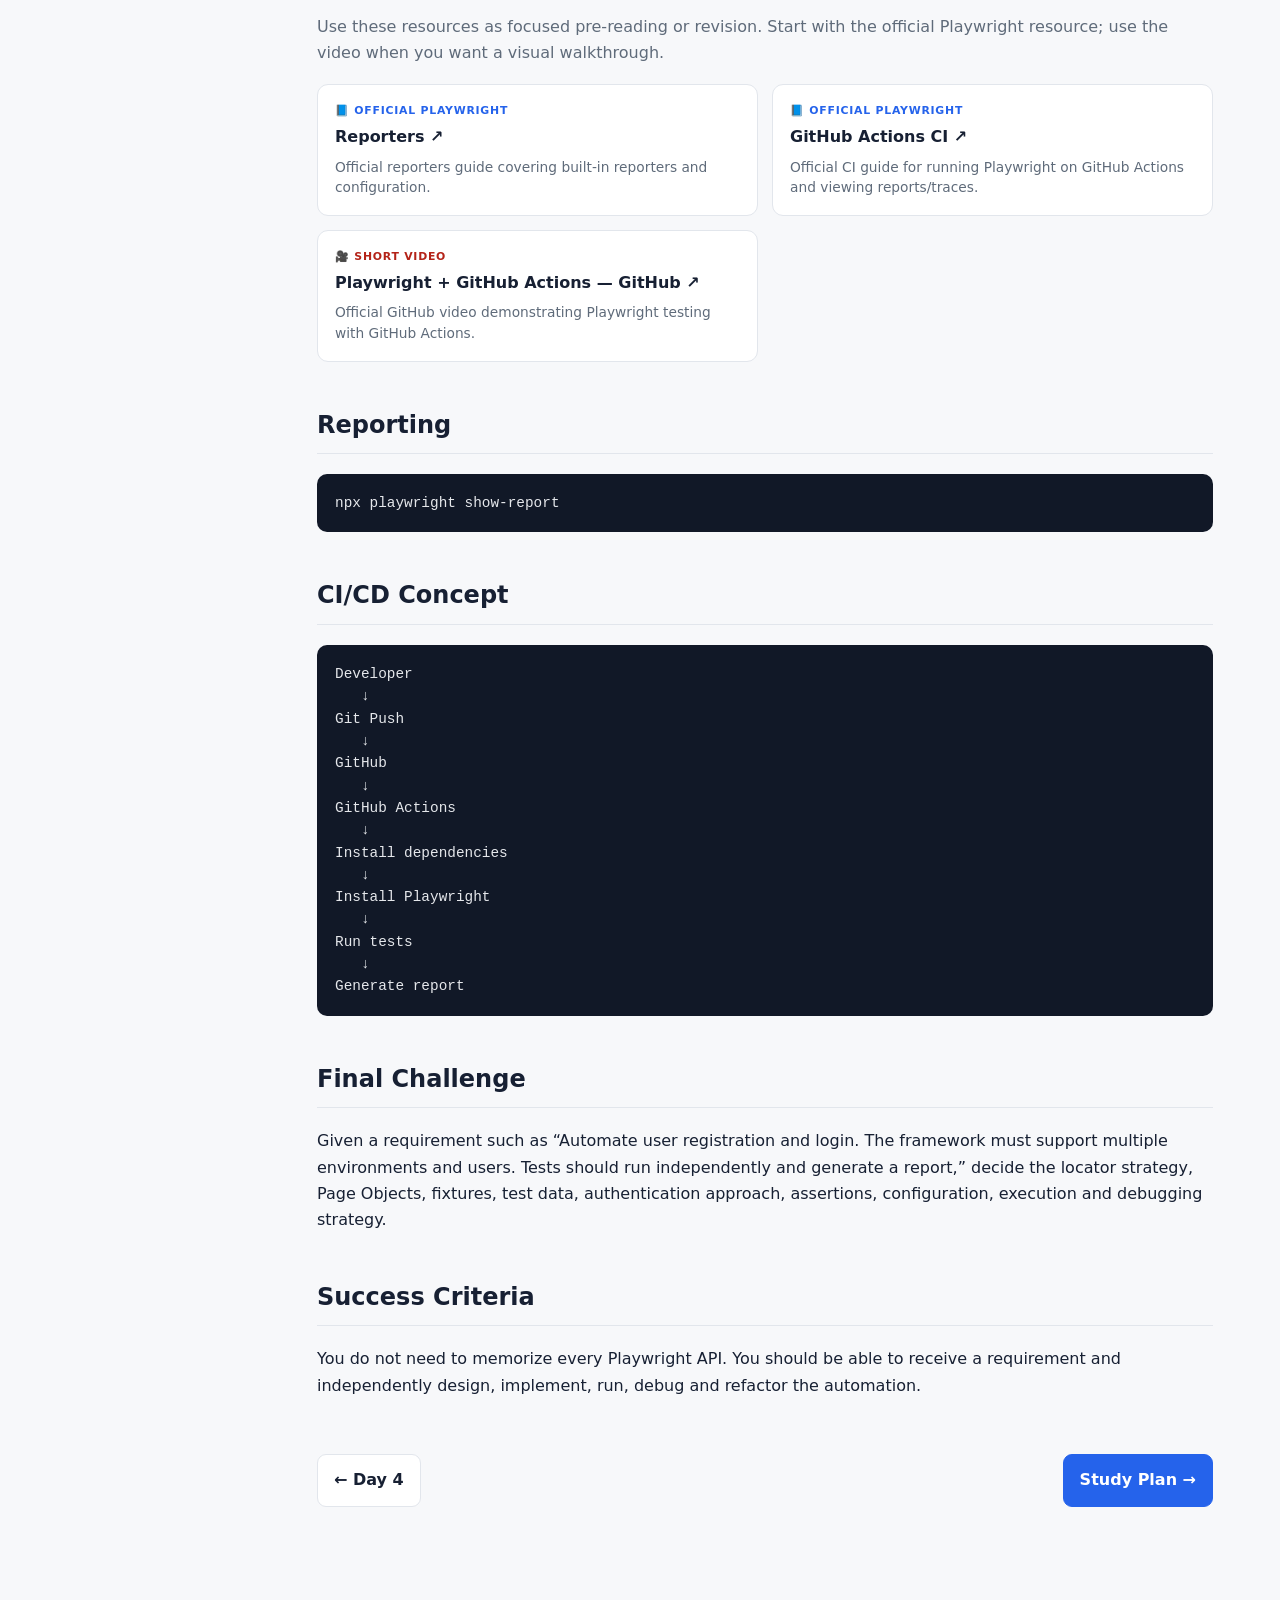
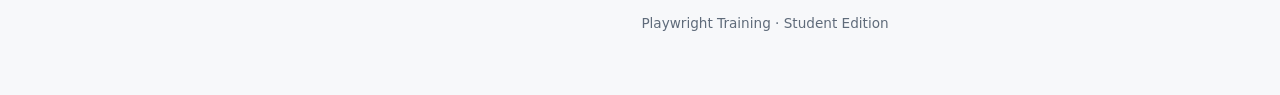
<file: docs/day-5.html>
<!DOCTYPE html>
<html lang="en"><head><meta charset="UTF-8"><meta name="viewport" content="width=device-width, initial-scale=1.0">
<title>Day 5 — Final Project & CI/CD · Playwright Training</title><link rel="stylesheet" href="style.css"></head>
<body><div class="layout">
<aside class="sidebar">
  <div class="brand">Playwright Training</div>
  <div class="brand-sub">5-Day Student Program</div>
  <nav class="nav">
    <div class="nav-title">Training</div>
    <a href="index.html">🏠 Home</a>
    <a href="student-study-plan.html">📖 Study Plan</a>
    <div class="nav-title">Days</div>
    <a href="day-1.html">Day 1 · Fundamentals</a>
    <a href="day-2.html">Day 2 · UI Automation</a>
    <a href="day-3.html">Day 3 · Framework</a>
    <a href="day-4.html">Day 4 · API & Auth</a>
    <a href="day-5.html">Day 5 · Final Project</a>
  </nav>
</aside>
<main class="main"><div class="topbar"><a href="index.html">Playwright Training</a></div>
<div class="container"><section class="hero"><span class="badge">DAY 5</span><h1>Final Project & CI/CD</h1><p>Hands-on learning and practice for your Playwright automation journey.</p></section>
<h2>Objective</h2><p>Demonstrate that you can apply the week's learning without step-by-step implementation instructions.</p>
<h2>Example Flow</h2><pre><code>Login
 ↓
Search product
 ↓
Open product
 ↓
Add to cart
 ↓
Checkout
 ↓
Place order
 ↓
Verify order</code></pre>
<h2>Framework Requirements</h2><pre><code>tests/
pages/
fixtures/
utils/
test-data/
auth/
playwright.config.ts</code></pre>
<ul><li>Page Object Model</li><li>Reliable locators</li><li>Assertions</li><li>Reusable methods</li><li>Test data</li><li>Authentication strategy</li><li>Proper waits</li><li>Configuration</li><li>Reporting</li></ul>
<h2>🎓 Recommended Short Tutorials</h2><p class="tutorial-intro">Use these resources as focused pre-reading or revision. Start with the official Playwright resource; use the video when you want a visual walkthrough.</p><div class="tutorial-grid"><a class="tutorial-card" href="https://playwright.dev/docs/test-reporters" target="_blank" rel="noopener noreferrer">
          <div class="tutorial-type">📘 OFFICIAL PLAYWRIGHT</div>
          <h3>Reporters ↗</h3>
          <p>Official reporters guide covering built-in reporters and configuration.</p>
        </a><a class="tutorial-card" href="https://playwright.dev/docs/ci-intro" target="_blank" rel="noopener noreferrer">
          <div class="tutorial-type">📘 OFFICIAL PLAYWRIGHT</div>
          <h3>GitHub Actions CI ↗</h3>
          <p>Official CI guide for running Playwright on GitHub Actions and viewing reports/traces.</p>
        </a><a class="tutorial-card video" href="https://www.youtube.com/watch?v=yU2wtTsPF2A" target="_blank" rel="noopener noreferrer">
          <div class="tutorial-type">🎥 SHORT VIDEO</div>
          <h3>Playwright + GitHub Actions — GitHub ↗</h3>
          <p>Official GitHub video demonstrating Playwright testing with GitHub Actions.</p>
        </a></div>
<h2>Reporting</h2><pre><code>npx playwright show-report</code></pre>
<h2>CI/CD Concept</h2><pre><code>Developer
   ↓
Git Push
   ↓
GitHub
   ↓
GitHub Actions
   ↓
Install dependencies
   ↓
Install Playwright
   ↓
Run tests
   ↓
Generate report</code></pre>
<h2>Final Challenge</h2><p>Given a requirement such as “Automate user registration and login. The framework must support multiple environments and users. Tests should run independently and generate a report,” decide the locator strategy, Page Objects, fixtures, test data, authentication approach, assertions, configuration, execution and debugging strategy.</p>
<h2>Success Criteria</h2><p>You do not need to memorize every Playwright API. You should be able to receive a requirement and independently design, implement, run, debug and refactor the automation.</p>
<div class="nav-buttons"><a class="nav-button" href="day-4.html">← Day 4</a><a class="nav-button primary" href="student-study-plan.html">Study Plan →</a></div></div><div class="footer">Playwright Training · Student Edition</div></main></div></body></html>
</file>
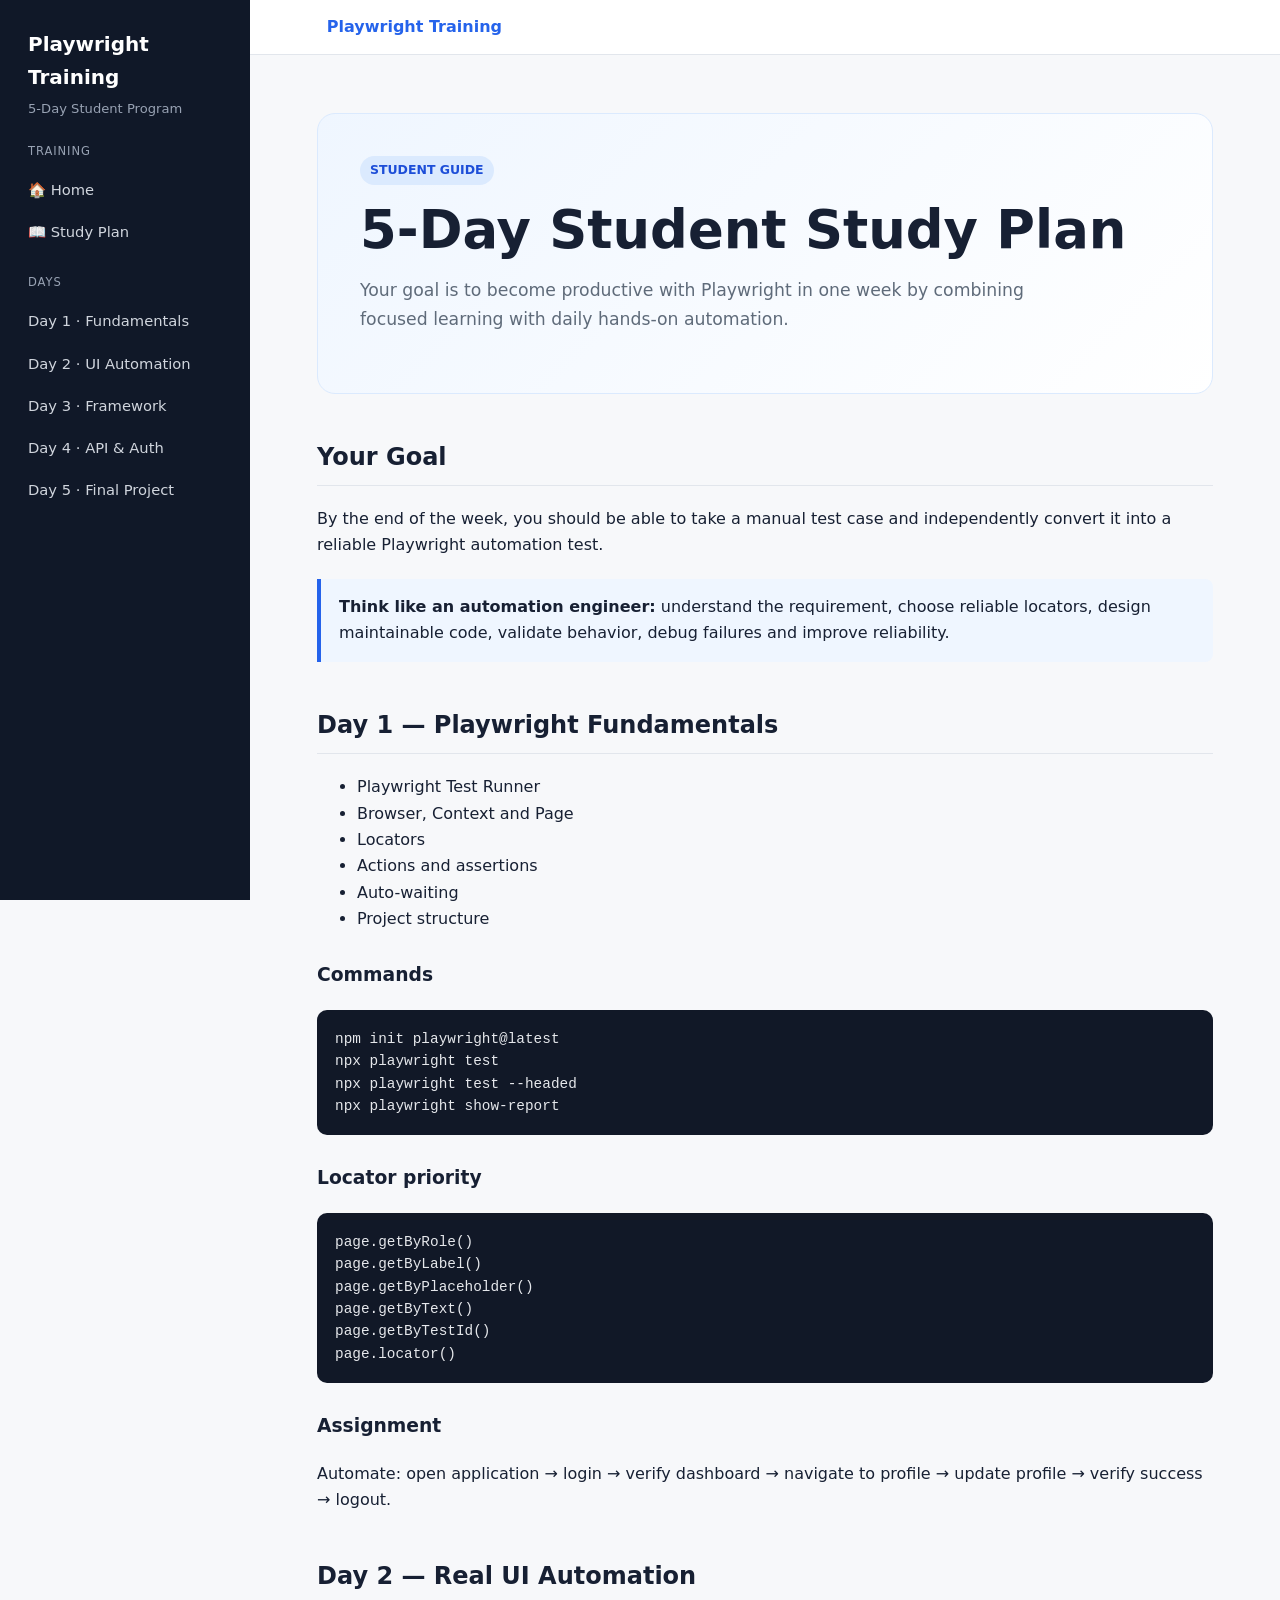
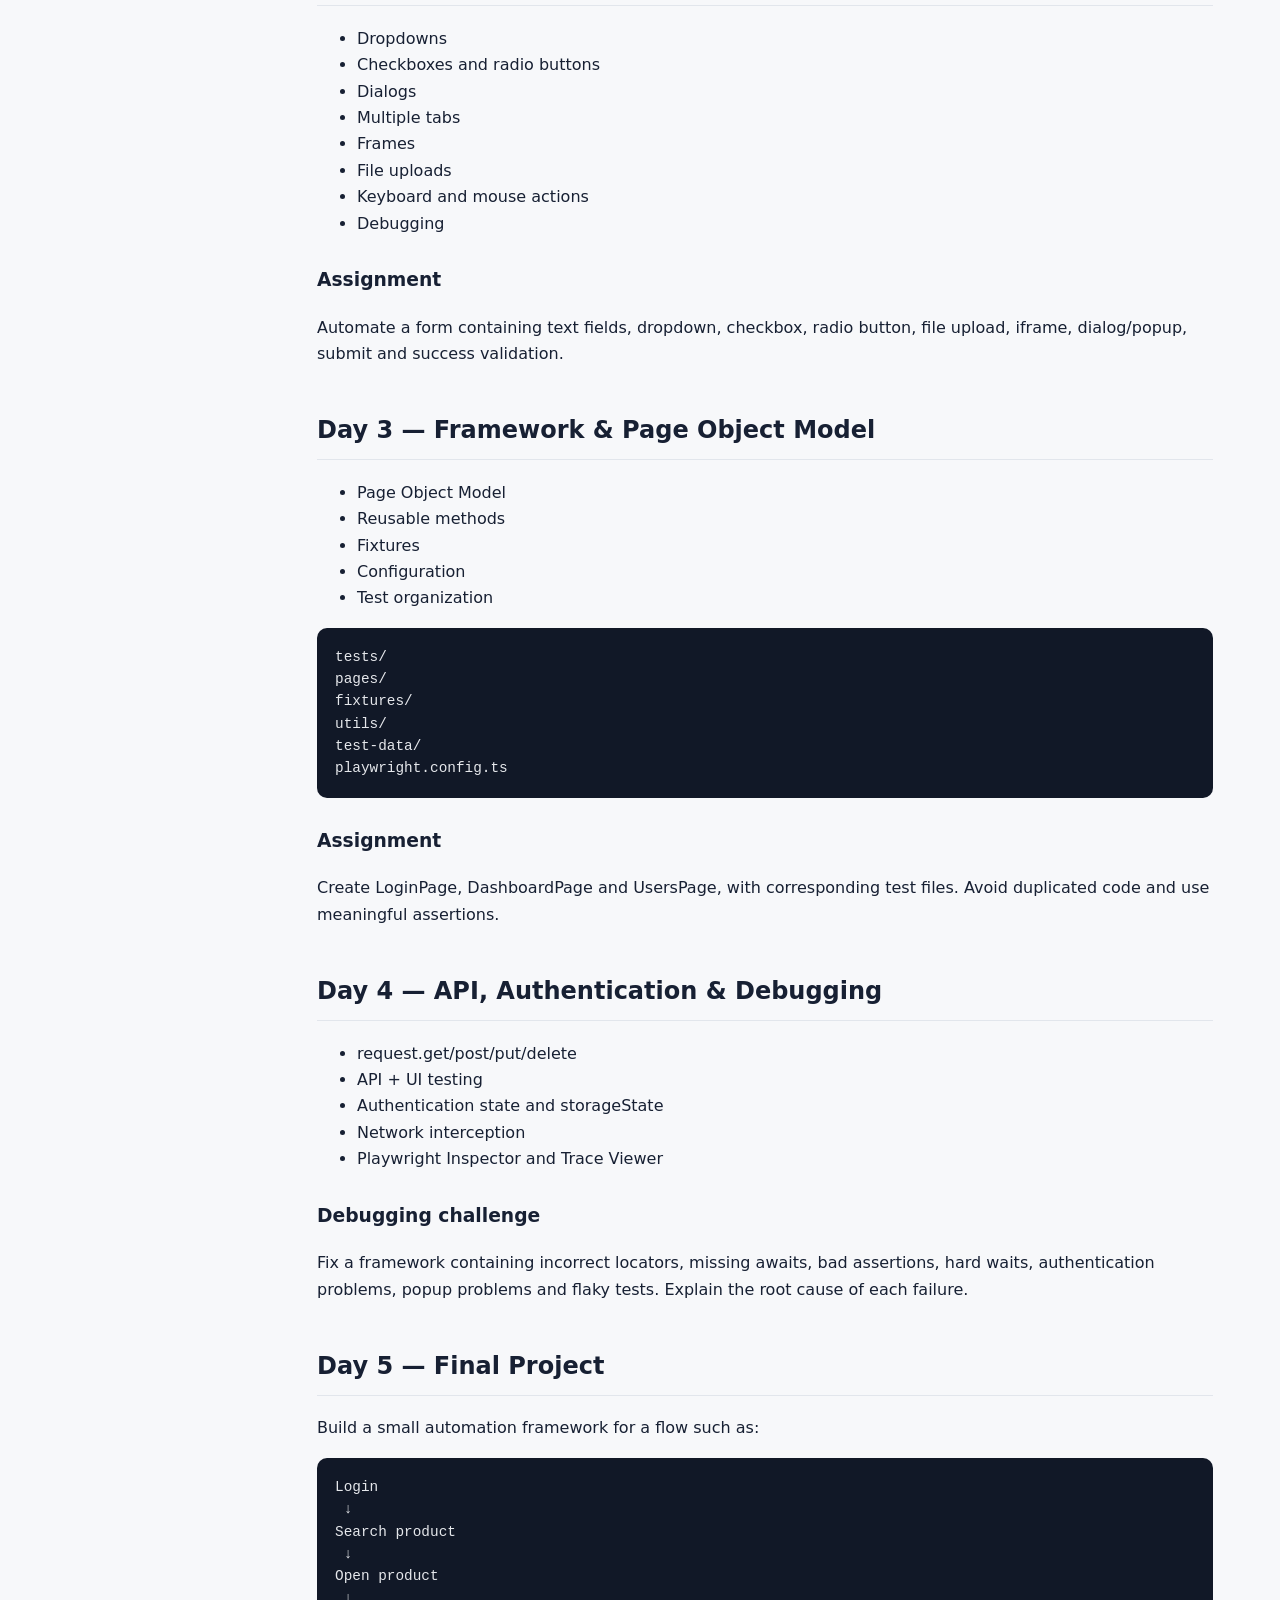
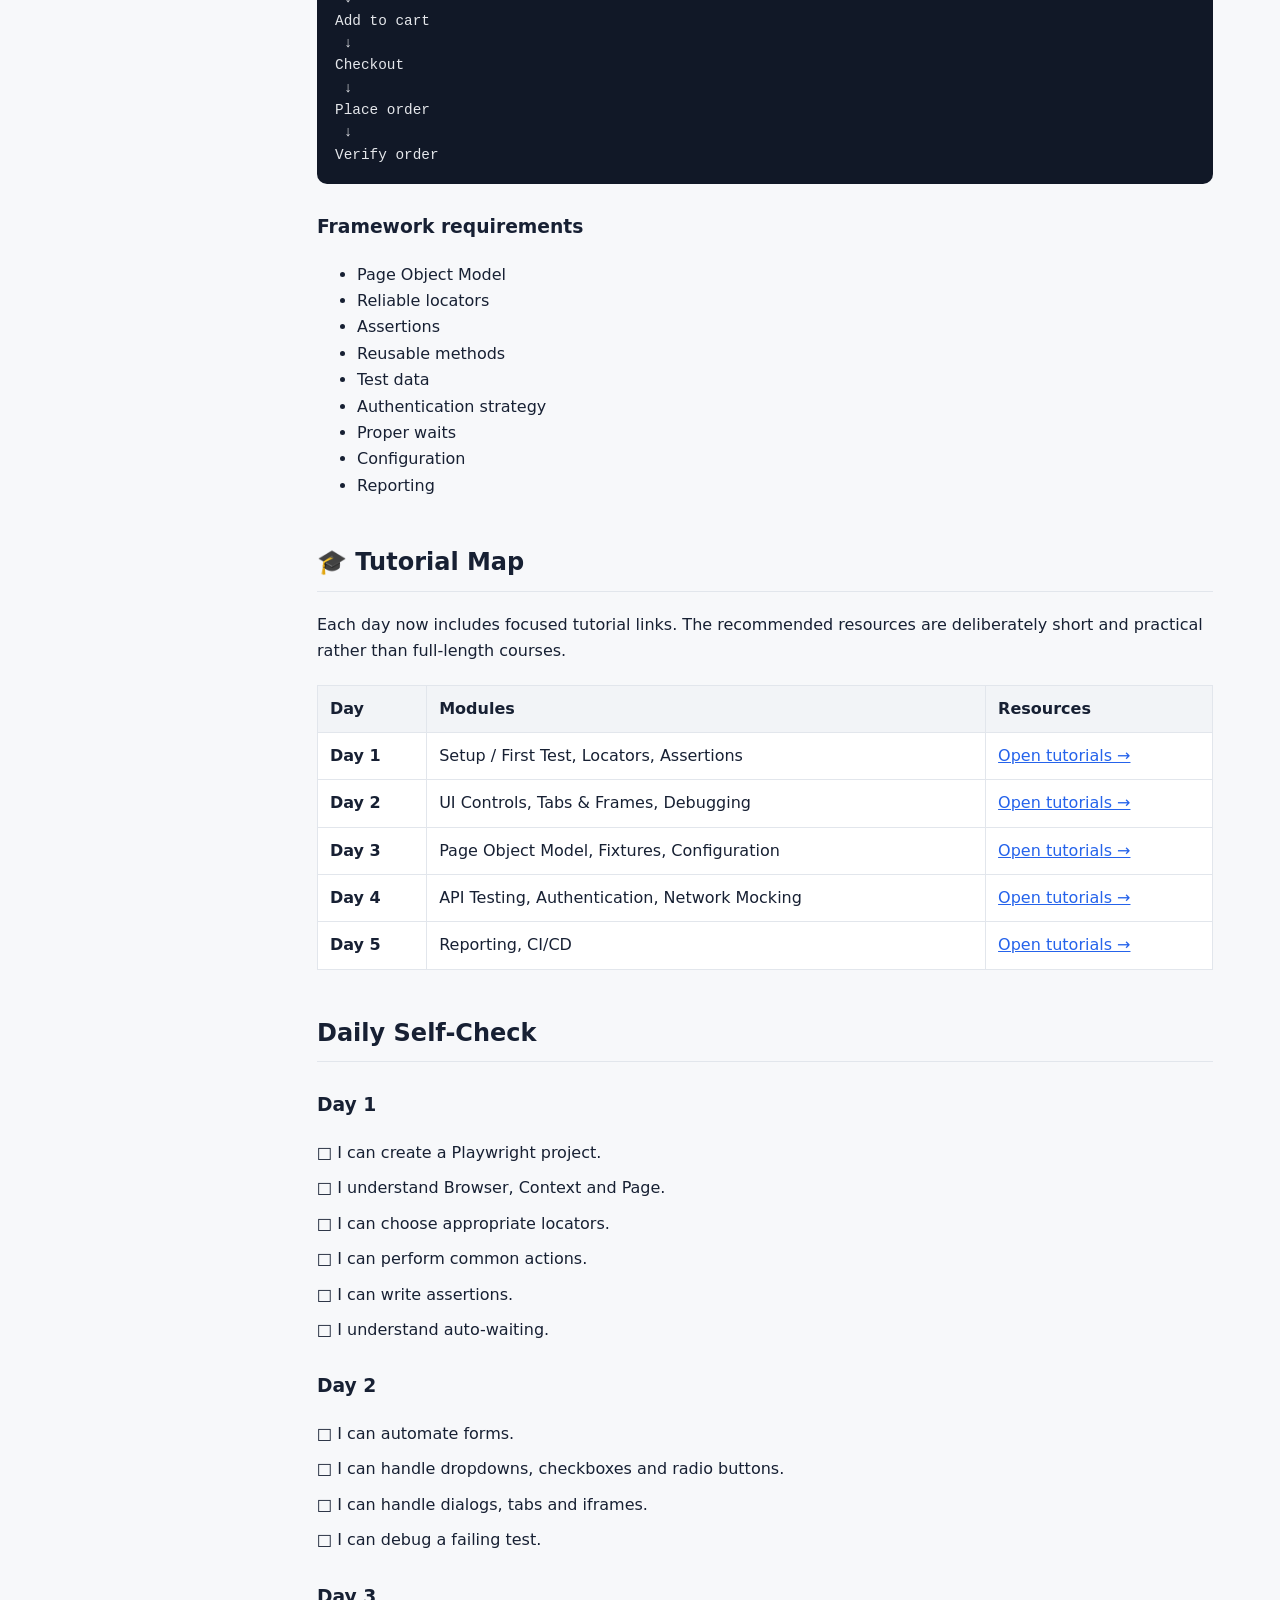
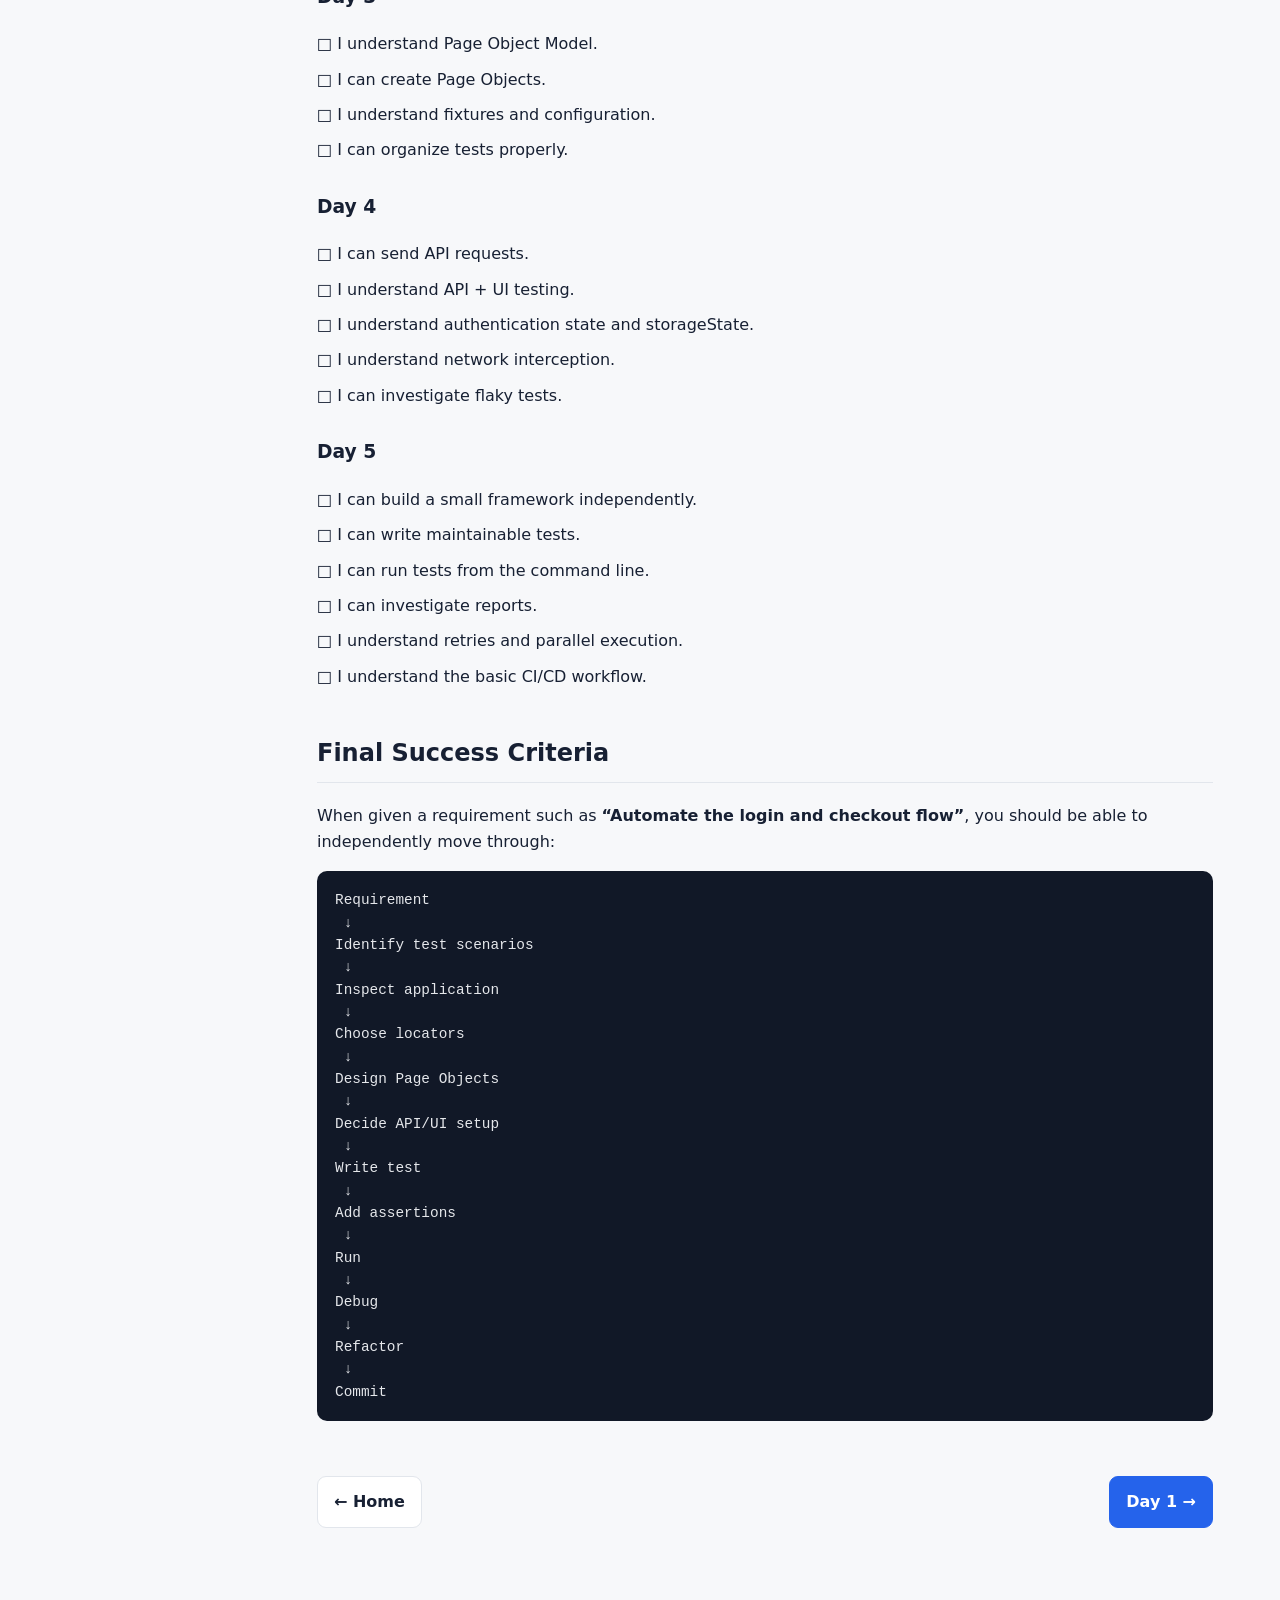
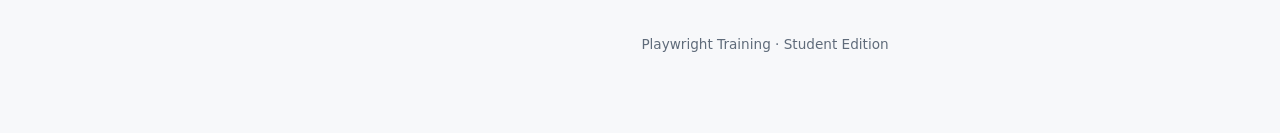
<file: docs/student-study-plan.html>
<!DOCTYPE html>
<html lang="en"><head><meta charset="UTF-8"><meta name="viewport" content="width=device-width, initial-scale=1.0">
<title>Student Study Plan · Playwright Training</title><link rel="stylesheet" href="style.css"></head>
<body><div class="layout">
<aside class="sidebar">
  <div class="brand">Playwright Training</div>
  <div class="brand-sub">5-Day Student Program</div>
  <nav class="nav">
    <div class="nav-title">Training</div>
    <a href="index.html">🏠 Home</a>
    <a href="student-study-plan.html">📖 Study Plan</a>
    <div class="nav-title">Days</div>
    <a href="day-1.html">Day 1 · Fundamentals</a>
    <a href="day-2.html">Day 2 · UI Automation</a>
    <a href="day-3.html">Day 3 · Framework</a>
    <a href="day-4.html">Day 4 · API & Auth</a>
    <a href="day-5.html">Day 5 · Final Project</a>
  </nav>
</aside>
<main class="main"><div class="topbar"><a href="index.html">Playwright Training</a></div>
<div class="container">
<section class="hero"><span class="badge">STUDENT GUIDE</span><h1>5-Day Student Study Plan</h1>
<p>Your goal is to become productive with Playwright in one week by combining focused learning with daily hands-on automation.</p></section>
<h2>Your Goal</h2>
<p>By the end of the week, you should be able to take a manual test case and independently convert it into a reliable Playwright automation test.</p>
<div class="callout"><strong>Think like an automation engineer:</strong> understand the requirement, choose reliable locators, design maintainable code, validate behavior, debug failures and improve reliability.</div>
<h2>Day 1 — Playwright Fundamentals</h2>
<ul><li>Playwright Test Runner</li><li>Browser, Context and Page</li><li>Locators</li><li>Actions and assertions</li><li>Auto-waiting</li><li>Project structure</li></ul>
<h3>Commands</h3><pre><code>npm init playwright@latest
npx playwright test
npx playwright test --headed
npx playwright show-report</code></pre>
<h3>Locator priority</h3><pre><code>page.getByRole()
page.getByLabel()
page.getByPlaceholder()
page.getByText()
page.getByTestId()
page.locator()</code></pre>
<h3>Assignment</h3><p>Automate: open application → login → verify dashboard → navigate to profile → update profile → verify success → logout.</p>

<h2>Day 2 — Real UI Automation</h2>
<ul><li>Dropdowns</li><li>Checkboxes and radio buttons</li><li>Dialogs</li><li>Multiple tabs</li><li>Frames</li><li>File uploads</li><li>Keyboard and mouse actions</li><li>Debugging</li></ul>
<h3>Assignment</h3><p>Automate a form containing text fields, dropdown, checkbox, radio button, file upload, iframe, dialog/popup, submit and success validation.</p>

<h2>Day 3 — Framework & Page Object Model</h2>
<ul><li>Page Object Model</li><li>Reusable methods</li><li>Fixtures</li><li>Configuration</li><li>Test organization</li></ul>
<pre><code>tests/
pages/
fixtures/
utils/
test-data/
playwright.config.ts</code></pre>
<h3>Assignment</h3><p>Create LoginPage, DashboardPage and UsersPage, with corresponding test files. Avoid duplicated code and use meaningful assertions.</p>

<h2>Day 4 — API, Authentication & Debugging</h2>
<ul><li>request.get/post/put/delete</li><li>API + UI testing</li><li>Authentication state and storageState</li><li>Network interception</li><li>Playwright Inspector and Trace Viewer</li></ul>
<h3>Debugging challenge</h3><p>Fix a framework containing incorrect locators, missing awaits, bad assertions, hard waits, authentication problems, popup problems and flaky tests. Explain the root cause of each failure.</p>

<h2>Day 5 — Final Project</h2>
<p>Build a small automation framework for a flow such as:</p>
<pre><code>Login
 ↓
Search product
 ↓
Open product
 ↓
Add to cart
 ↓
Checkout
 ↓
Place order
 ↓
Verify order</code></pre>
<h3>Framework requirements</h3>
<ul><li>Page Object Model</li><li>Reliable locators</li><li>Assertions</li><li>Reusable methods</li><li>Test data</li><li>Authentication strategy</li><li>Proper waits</li><li>Configuration</li><li>Reporting</li></ul>

<h2>🎓 Tutorial Map</h2><p>Each day now includes focused tutorial links. The recommended resources are deliberately short and practical rather than full-length courses.</p><table><thead><tr><th>Day</th><th>Modules</th><th>Resources</th></tr></thead><tbody><tr><td><strong>Day 1</strong></td><td>Setup / First Test, Locators, Assertions</td><td><a href="day-1.html">Open tutorials →</a></td></tr><tr><td><strong>Day 2</strong></td><td>UI Controls, Tabs & Frames, Debugging</td><td><a href="day-2.html">Open tutorials →</a></td></tr><tr><td><strong>Day 3</strong></td><td>Page Object Model, Fixtures, Configuration</td><td><a href="day-3.html">Open tutorials →</a></td></tr><tr><td><strong>Day 4</strong></td><td>API Testing, Authentication, Network Mocking</td><td><a href="day-4.html">Open tutorials →</a></td></tr><tr><td><strong>Day 5</strong></td><td>Reporting, CI/CD</td><td><a href="day-5.html">Open tutorials →</a></td></tr></tbody></table>
<h2>Daily Self-Check</h2>
<h3>Day 1</h3><ul class="checklist">
<li>□ I can create a Playwright project.</li><li>□ I understand Browser, Context and Page.</li><li>□ I can choose appropriate locators.</li><li>□ I can perform common actions.</li><li>□ I can write assertions.</li><li>□ I understand auto-waiting.</li></ul>
<h3>Day 2</h3><ul class="checklist">
<li>□ I can automate forms.</li><li>□ I can handle dropdowns, checkboxes and radio buttons.</li><li>□ I can handle dialogs, tabs and iframes.</li><li>□ I can debug a failing test.</li></ul>
<h3>Day 3</h3><ul class="checklist">
<li>□ I understand Page Object Model.</li><li>□ I can create Page Objects.</li><li>□ I understand fixtures and configuration.</li><li>□ I can organize tests properly.</li></ul>
<h3>Day 4</h3><ul class="checklist">
<li>□ I can send API requests.</li><li>□ I understand API + UI testing.</li><li>□ I understand authentication state and storageState.</li><li>□ I understand network interception.</li><li>□ I can investigate flaky tests.</li></ul>
<h3>Day 5</h3><ul class="checklist">
<li>□ I can build a small framework independently.</li><li>□ I can write maintainable tests.</li><li>□ I can run tests from the command line.</li><li>□ I can investigate reports.</li><li>□ I understand retries and parallel execution.</li><li>□ I understand the basic CI/CD workflow.</li></ul>

<h2>Final Success Criteria</h2>
<p>When given a requirement such as <strong>“Automate the login and checkout flow”</strong>, you should be able to independently move through:</p>
<pre><code>Requirement
 ↓
Identify test scenarios
 ↓
Inspect application
 ↓
Choose locators
 ↓
Design Page Objects
 ↓
Decide API/UI setup
 ↓
Write test
 ↓
Add assertions
 ↓
Run
 ↓
Debug
 ↓
Refactor
 ↓
Commit</code></pre>
<div class="nav-buttons"><a class="nav-button" href="index.html">← Home</a><a class="nav-button primary" href="day-1.html">Day 1 →</a></div></div><div class="footer">Playwright Training · Student Edition</div></main></div></body></html>
</file>
<file: docs/style.css>
:root {
  --bg: #f7f8fa;
  --surface: #ffffff;
  --text: #172033;
  --muted: #5f6b7a;
  --border: #e2e6ec;
  --accent: #2563eb;
  --accent-soft: #eff6ff;
  --code-bg: #111827;
  --code-text: #e5e7eb;
  --success: #15803d;
  --sidebar: 250px;
}
* { box-sizing: border-box; }
html { scroll-behavior: smooth; }
body {
  margin: 0;
  font-family: Inter, ui-sans-serif, system-ui, -apple-system, BlinkMacSystemFont, "Segoe UI", sans-serif;
  background: var(--bg);
  color: var(--text);
  line-height: 1.65;
}
.layout { display: flex; min-height: 100vh; }
.sidebar {
  width: var(--sidebar);
  position: fixed;
  inset: 0 auto 0 0;
  overflow-y: auto;
  background: #101828;
  color: #fff;
  padding: 28px 18px;
}
.brand { font-weight: 800; font-size: 1.25rem; margin: 0 10px 4px; }
.brand-sub { color: #98a2b3; font-size: .82rem; margin: 0 10px 22px; }
.nav-title { color: #98a2b3; text-transform: uppercase; letter-spacing: .08em; font-size: .72rem; margin: 20px 10px 8px; }
.nav a {
  display: block; color: #d0d5dd; text-decoration: none;
  padding: 9px 10px; border-radius: 7px; font-size: .92rem;
}
.nav a:hover { background: #1d2939; color: #fff; }
.main { margin-left: var(--sidebar); width: calc(100% - var(--sidebar)); }
.topbar {
  background: rgba(255,255,255,.94); border-bottom: 1px solid var(--border);
  padding: 14px 6vw; position: sticky; top: 0; z-index: 5;
  backdrop-filter: blur(8px);
}
.topbar a { color: var(--accent); text-decoration: none; font-weight: 650; }
.container { max-width: 960px; margin: 0 auto; padding: 58px 32px 80px; }
.hero {
  background: linear-gradient(135deg, #eff6ff, #ffffff);
  border: 1px solid #dbeafe; border-radius: 18px; padding: 42px;
  margin-bottom: 32px;
}
.hero h1 { font-size: clamp(2rem, 5vw, 3.3rem); line-height: 1.1; margin: 0 0 14px; }
.hero p { font-size: 1.08rem; color: var(--muted); max-width: 720px; }
.badge {
  display: inline-block; background: #dbeafe; color: #1d4ed8;
  padding: 4px 10px; border-radius: 999px; font-size: .78rem; font-weight: 750;
  margin-bottom: 16px;
}
h2 { margin-top: 44px; padding-bottom: 8px; border-bottom: 1px solid var(--border); }
h3 { margin-top: 28px; }
a { color: var(--accent); }
.card-grid { display: grid; grid-template-columns: repeat(2, minmax(0, 1fr)); gap: 16px; margin: 24px 0; }
.card {
  display: block; background: var(--surface); border: 1px solid var(--border);
  border-radius: 12px; padding: 20px; text-decoration: none; color: inherit;
  transition: transform .15s, box-shadow .15s;
}
.card:hover { transform: translateY(-2px); box-shadow: 0 8px 24px rgba(16,24,40,.08); }
.card h3 { color: var(--text); margin: 0 0 6px; }
.card p { color: var(--muted); margin: 0; font-size: .92rem; }
.callout {
  border-left: 4px solid var(--accent); background: var(--accent-soft);
  padding: 15px 18px; margin: 20px 0; border-radius: 0 8px 8px 0;
}
pre {
  background: var(--code-bg); color: var(--code-text); padding: 18px;
  border-radius: 10px; overflow-x: auto; font-size: .9rem; line-height: 1.55;
}
code {
  font-family: "SFMono-Regular", Consolas, "Liberation Mono", monospace;
}
:not(pre) > code { background: #eef2f6; padding: 2px 5px; border-radius: 4px; }
table { width: 100%; border-collapse: collapse; margin: 20px 0; background: #fff; }
th, td { border: 1px solid var(--border); padding: 10px 12px; text-align: left; }
th { background: #f2f4f7; }
.checklist { list-style: none; padding-left: 0; }
.checklist li { margin: 9px 0; }
.checklist input { margin-right: 8px; }
.nav-buttons { display: flex; justify-content: space-between; gap: 16px; margin-top: 55px; }
.nav-button {
  border: 1px solid var(--border); background: #fff; padding: 12px 16px;
  border-radius: 9px; text-decoration: none; color: var(--text); font-weight: 650;
}
.nav-button.primary { background: var(--accent); color: white; border-color: var(--accent); }
.footer { color: var(--muted); text-align: center; padding: 25px; font-size: .85rem; }

.tutorial-intro { color: var(--muted); }
.tutorial-grid { display: grid; grid-template-columns: repeat(2, minmax(0, 1fr)); gap: 14px; margin: 18px 0 30px; }
.tutorial-card {
  display: block; background: #fff; border: 1px solid var(--border); border-radius: 11px;
  padding: 17px; text-decoration: none; color: inherit;
  transition: transform .15s, box-shadow .15s, border-color .15s;
}
.tutorial-card:hover { transform: translateY(-2px); box-shadow: 0 7px 20px rgba(16,24,40,.08); border-color: #bfdbfe; }
.tutorial-card h3 { color: var(--text); margin: 4px 0 6px; font-size: 1rem; }
.tutorial-card p { color: var(--muted); margin: 0; font-size: .86rem; line-height: 1.5; }
.tutorial-type { font-size: .68rem; font-weight: 800; letter-spacing: .07em; color: var(--accent); }
.tutorial-card.video .tutorial-type { color: #b42318; }
@media (max-width: 800px) { .tutorial-grid { grid-template-columns: 1fr; } }

@media (max-width: 800px) {
  :root { --sidebar: 0px; }
  .sidebar { position: static; width: auto; }
  .layout { display: block; }
  .main { margin-left: 0; width: 100%; }
  .nav { display: grid; grid-template-columns: repeat(2, 1fr); gap: 4px; }
  .container { padding: 32px 18px 60px; }
  .hero { padding: 28px 22px; }
  .card-grid { grid-template-columns: 1fr; }
}
</file>
